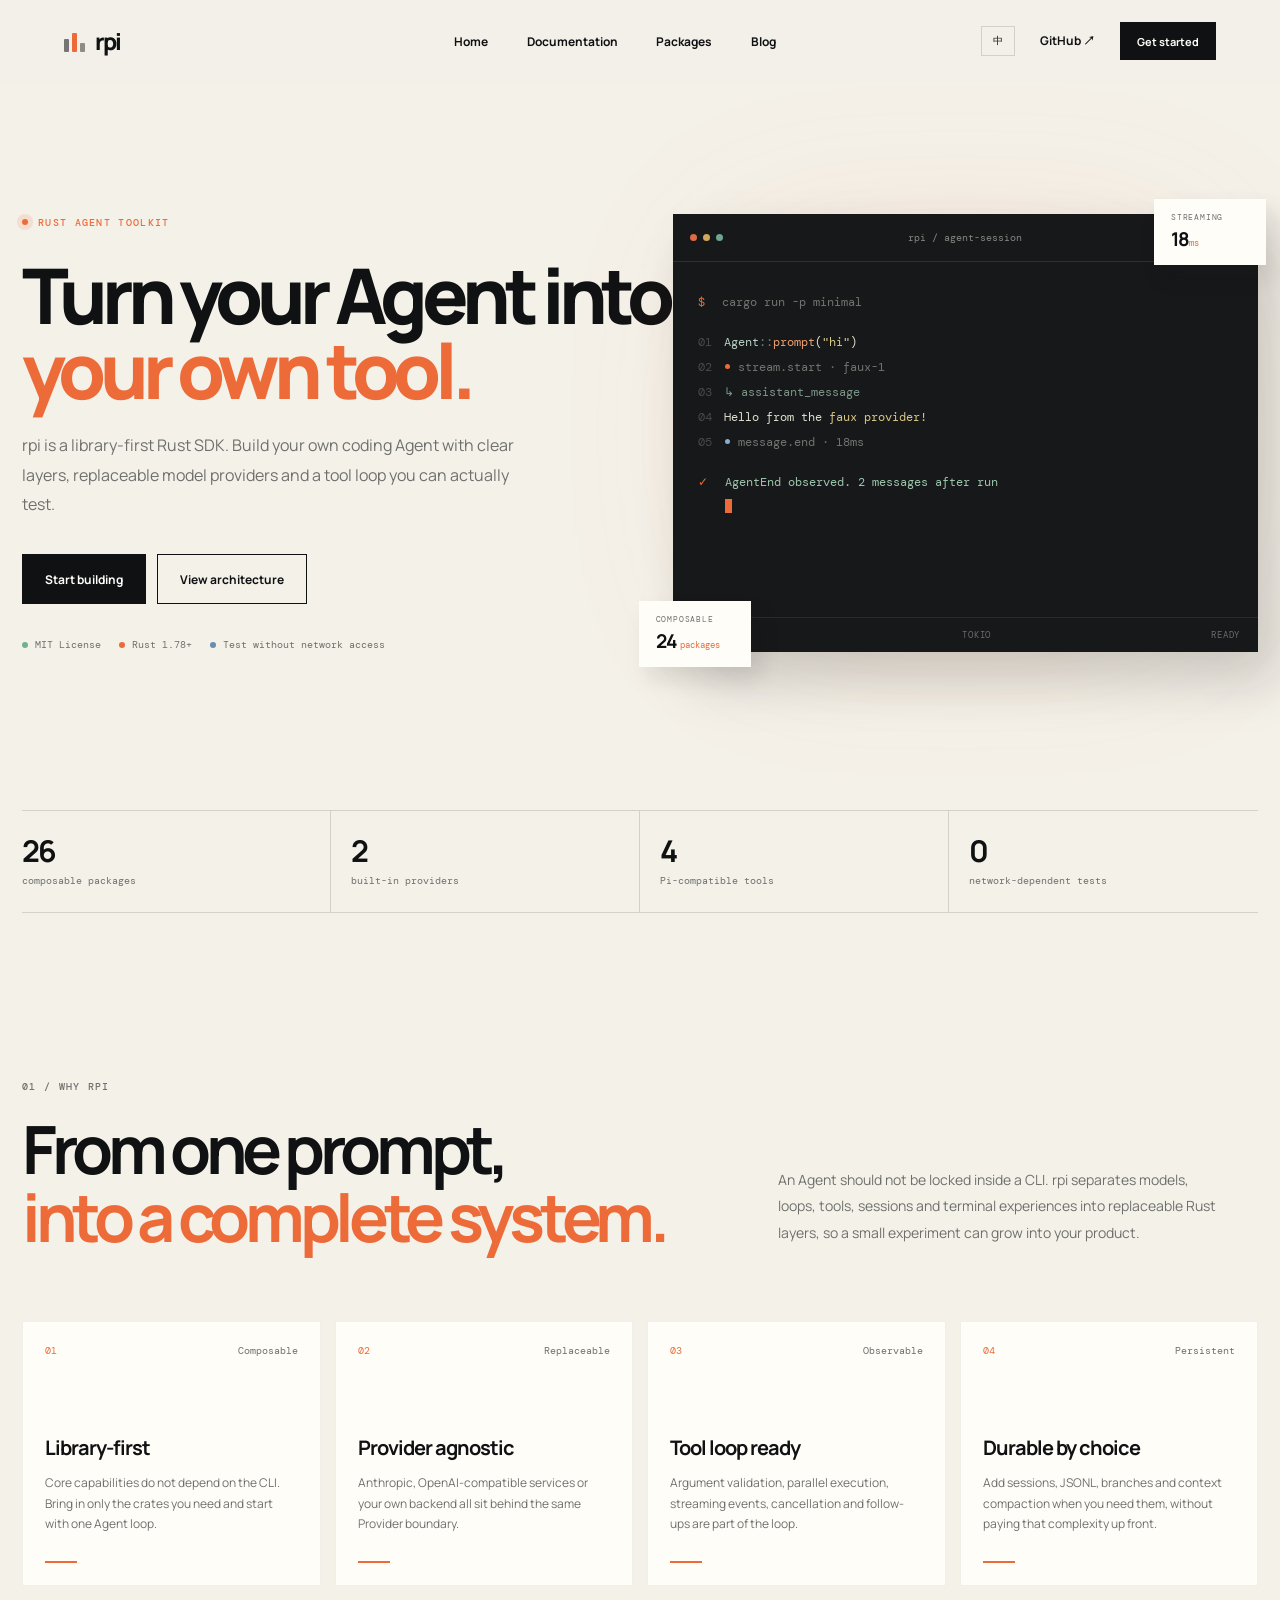
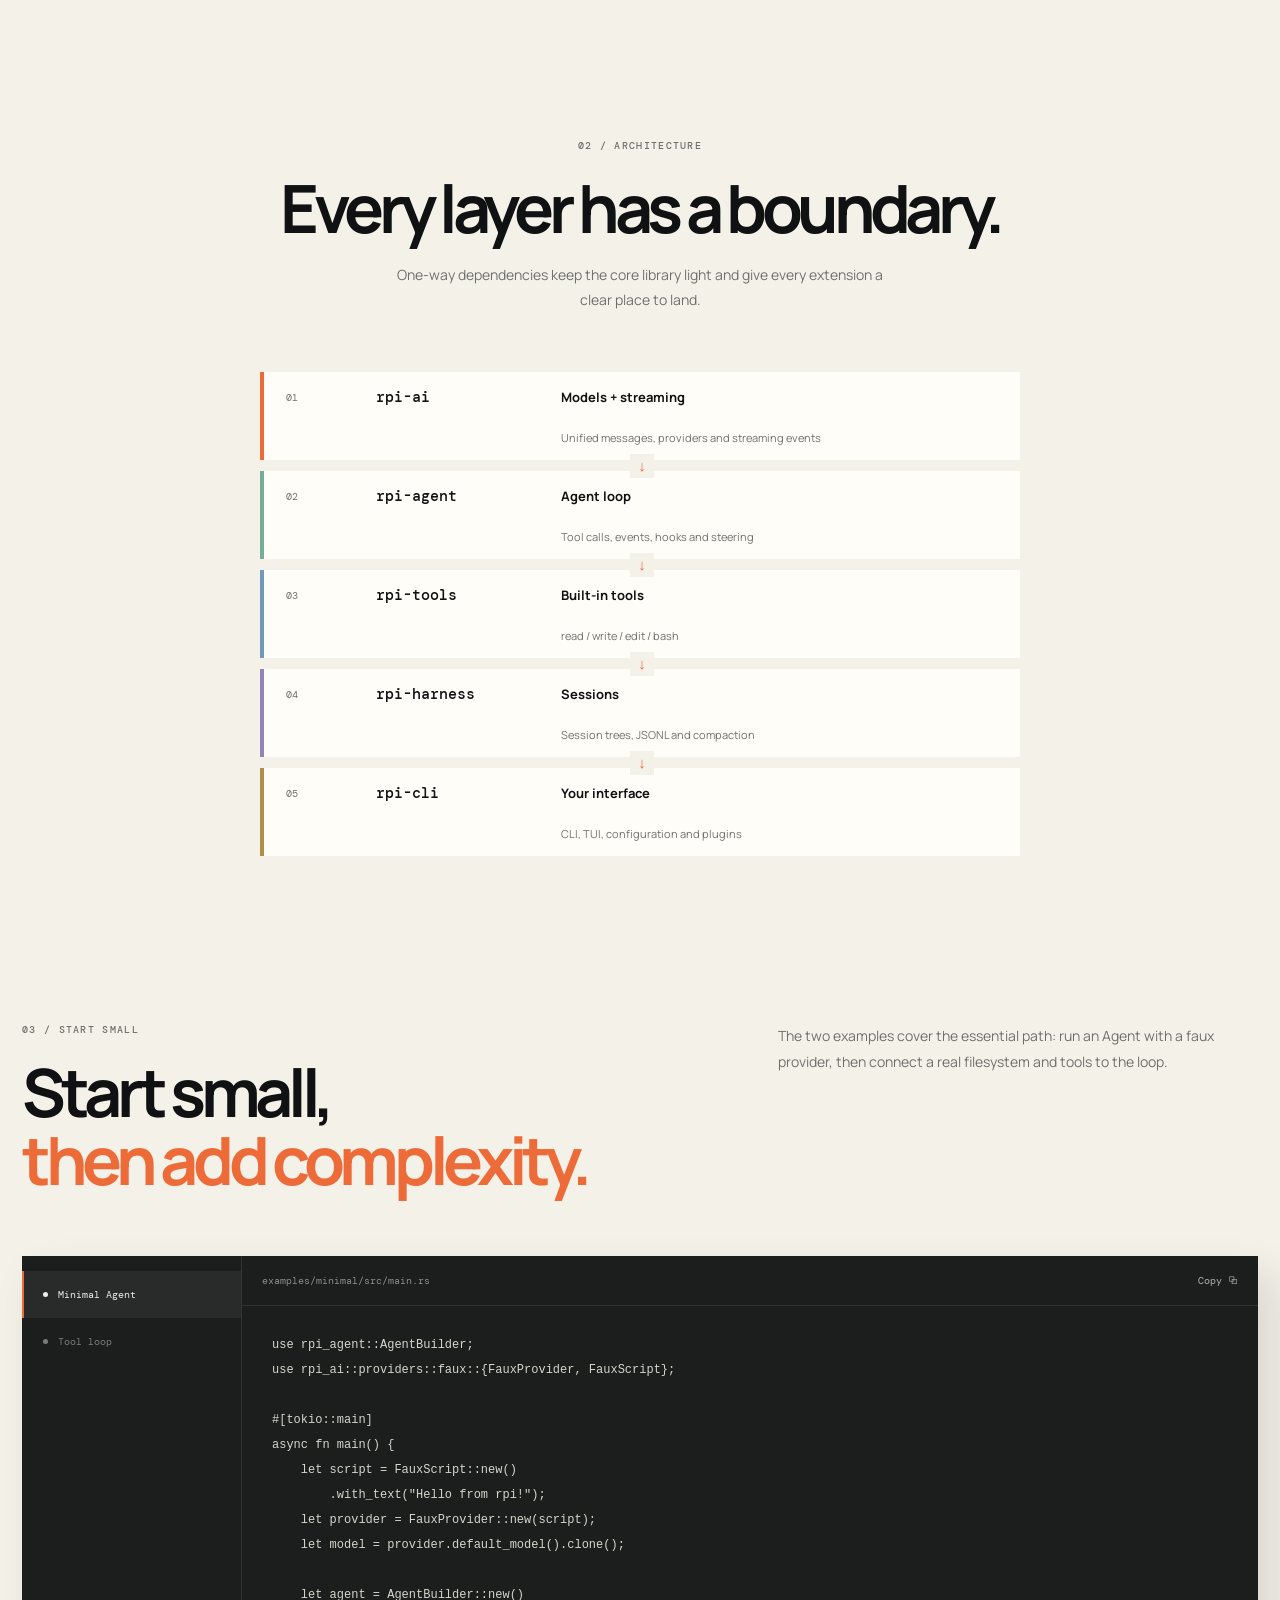
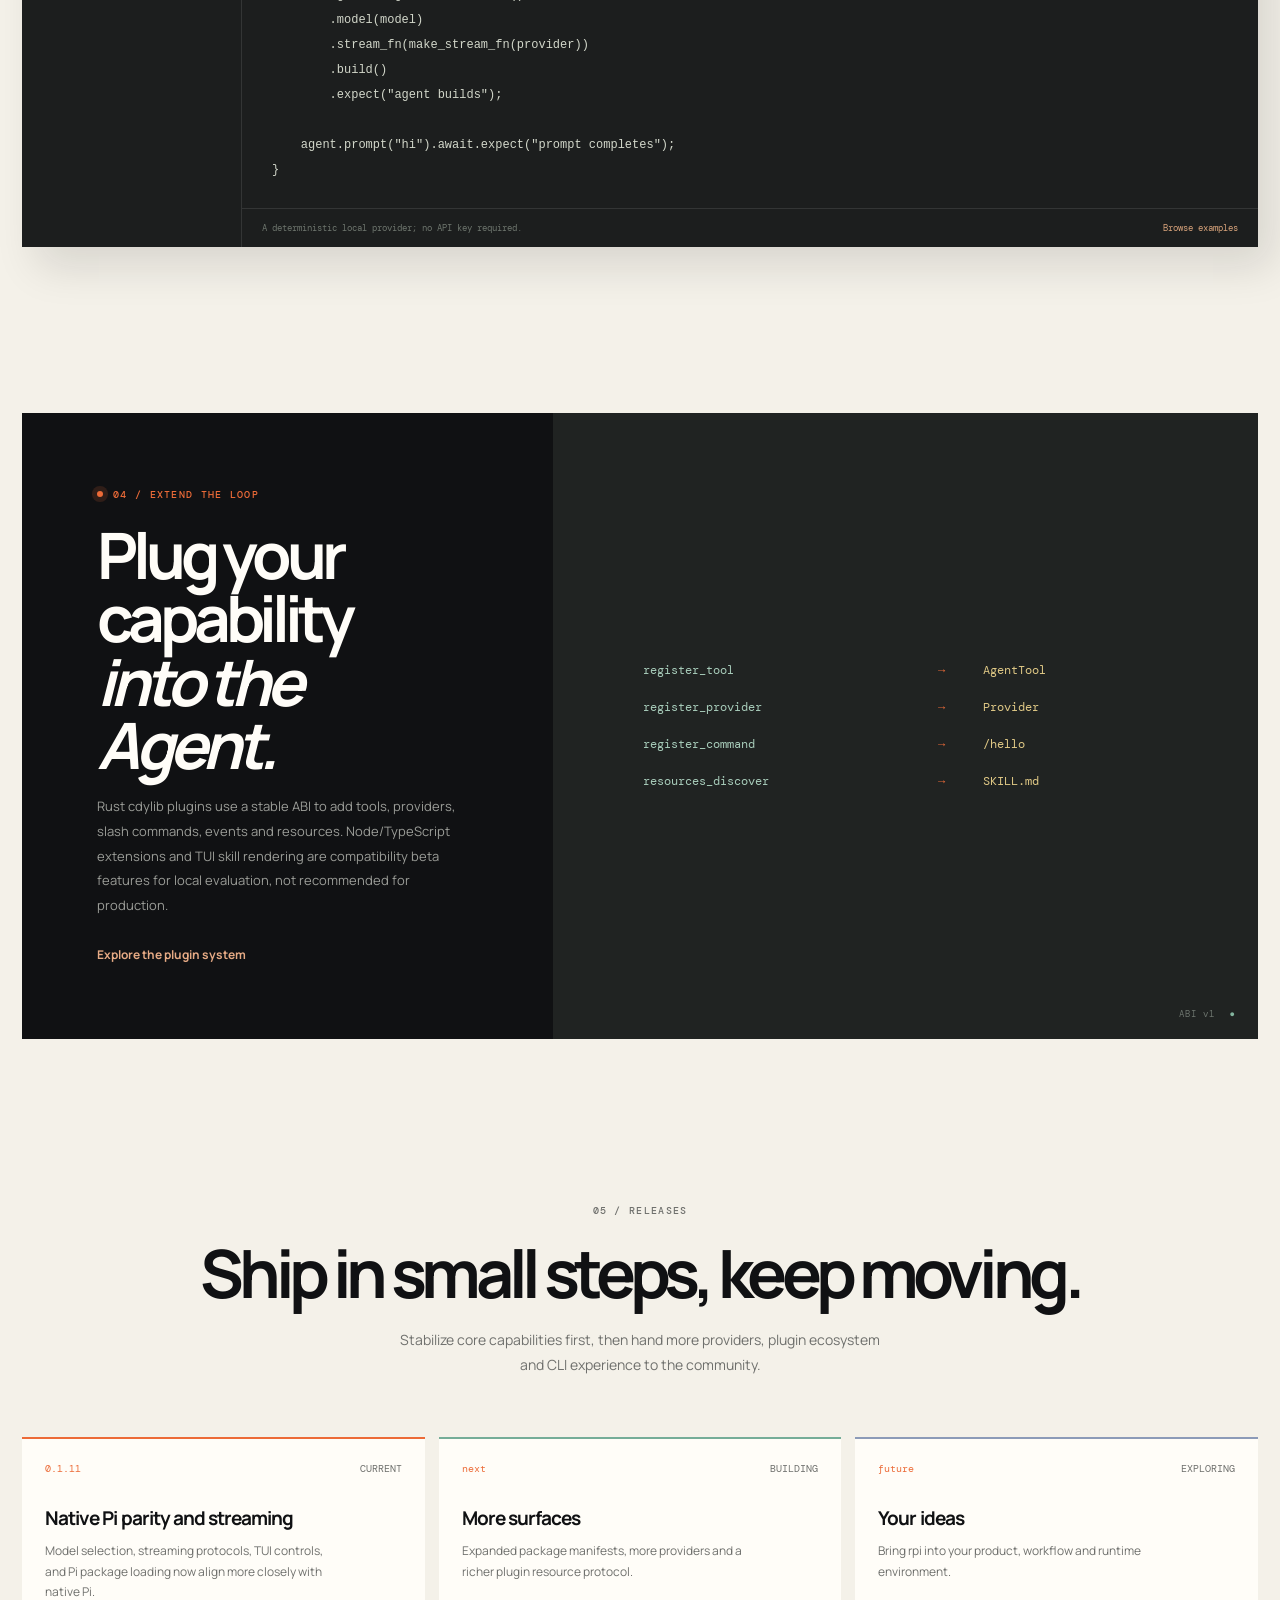
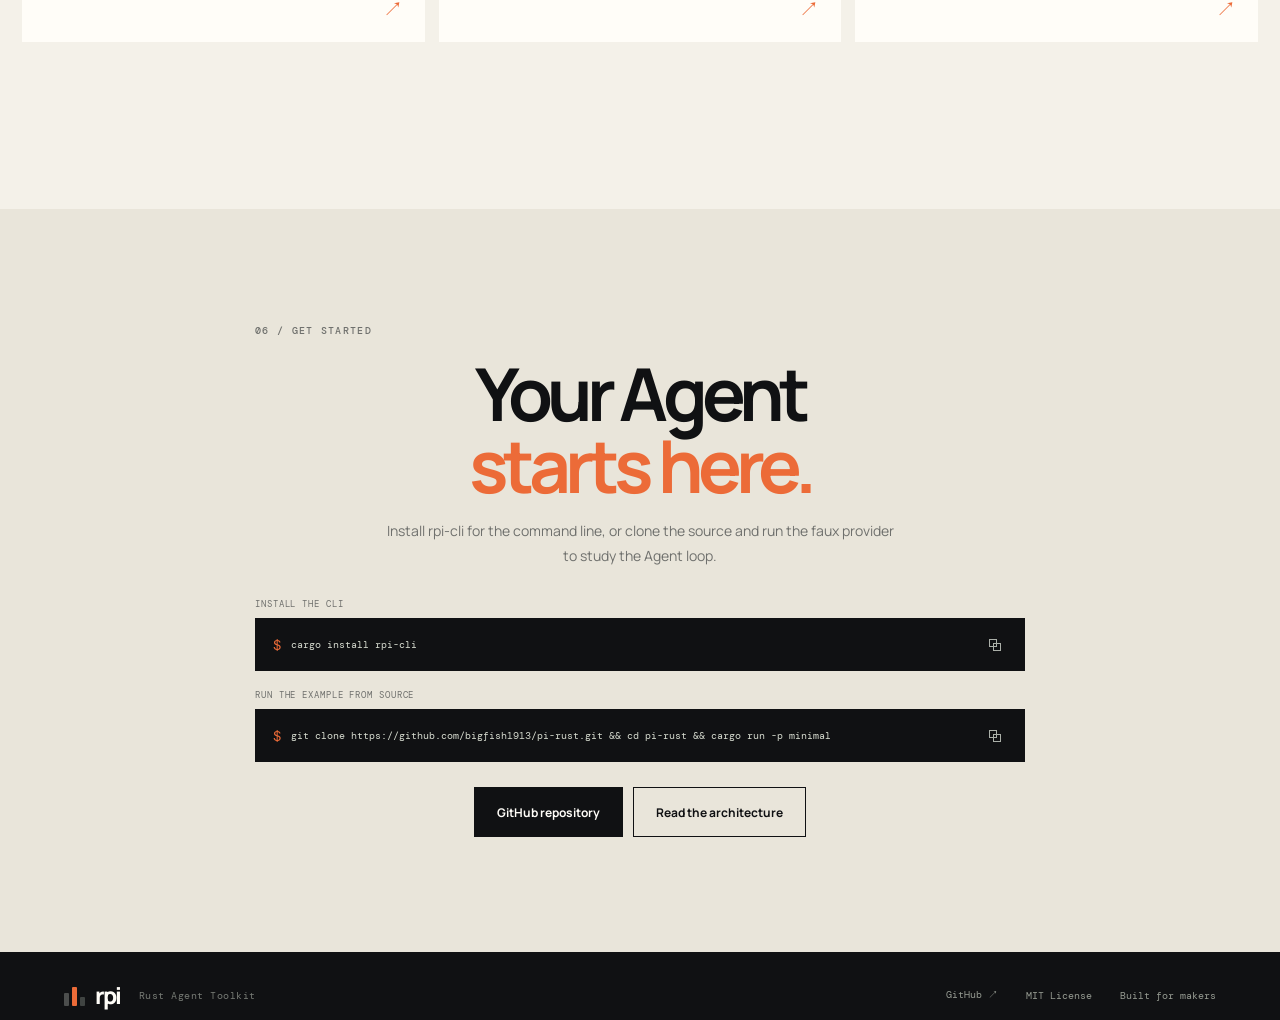
<file: website/index.html>
<!doctype html>
<html lang="zh-CN">
  <head>
    <meta charset="UTF-8" />
    <meta name="viewport" content="width=device-width, initial-scale=1.0" />
    <meta name="description" content="rpi 是一个用 Rust 构建可组合 LLM Agent 的开源 SDK。" />
    <title>rpi — Rust Agent Toolkit</title>
    <link rel="preconnect" href="https://fonts.googleapis.com" />
    <link rel="preconnect" href="https://fonts.googleapis.com" crossorigin />
    <link href="https://fonts.googleapis.com/css2?family=DM+Mono:wght@400;500&family=Manrope:wght@400;500;600;700;800&display=swap" rel="stylesheet" />
    <link rel="stylesheet" href="./styles.css" />
  </head>
  <body>
    <div class="site-shell">
      <header class="topbar" data-sticky-header>
        <a class="brand" href="#top" aria-label="rpi home"><span class="brand-mark"><span></span><span></span><span></span></span><span>rpi</span></a>
        <nav class="desktop-nav" aria-label="主导航"><a href="#top" data-i18n="nav.home">首页</a><a href="./docs.html" data-i18n="nav.documentation">文档</a><a href="./packages.html" data-i18n="nav.packages">软件包</a><a href="./blog.html" data-i18n="nav.blog">博客</a></nav>
        <div class="topbar-actions"><button class="language-switcher" type="button" data-language-toggle>EN</button><a class="text-link desktop-only" href="https://github.com/bigfish1913/pi-rust" target="_blank" rel="noreferrer">GitHub <span aria-hidden="true">↗</span></a><a class="button button-small desktop-only" href="#get-started" data-i18n="nav.start">开始使用 <span aria-hidden="true">→</span></a><button class="menu-toggle" type="button" aria-label="打开导航" data-i18n-attr="aria-label|nav.open" aria-expanded="false" data-menu-toggle><span></span><span></span></button></div>
      </header>
      <div class="mobile-menu" data-mobile-menu><a href="#top" data-i18n="nav.home">首页</a><a href="./docs.html" data-i18n="nav.documentation">文档</a><a href="./packages.html" data-i18n="nav.packages">软件包</a><a href="./blog.html" data-i18n="nav.blog">博客</a><a href="https://github.com/bigfish1913/pi-rust" target="_blank" rel="noreferrer">GitHub ↗</a></div>

      <main id="top">
        <section class="hero page-section">
          <div class="hero-copy">
            <div class="eyebrow"><span class="status-dot"></span><span data-content="hero.eyebrow">RUST AGENT TOOLKIT</span></div>
            <h1 data-content="hero.title" data-content-html="true">把 Agent 做成<br /><em>你自己的工具。</em></h1>
            <p class="hero-lede" data-content="hero.description">rpi 是一个 library-first 的 Rust SDK。用清晰的分层、可替换的模型 Provider 和真正可测试的工具循环，构建属于你的 coding agent。</p>
            <div class="hero-actions"><a class="button" href="#get-started" data-i18n="action.build">开始构建 <span aria-hidden="true">→</span></a><a class="button button-ghost" href="#architecture" data-i18n="action.architecture">查看架构 <span aria-hidden="true">↓</span></a></div>
            <div class="hero-meta"><span><span class="meta-dot green"></span>MIT License</span><span><span class="meta-dot orange"></span>Rust 1.78+</span><span><span class="meta-dot blue"></span><span data-i18n="hero.offline">无网络也能测试</span></span></div>
          </div>
          <div class="hero-visual" aria-label="rpi agent terminal preview">
            <div class="visual-glow"></div>
            <div class="terminal-window">
              <div class="terminal-bar"><div class="window-dots"><i></i><i></i><i></i></div><span class="terminal-title">rpi / agent-session</span><span class="terminal-live"><span></span> LIVE</span></div>
              <div class="terminal-body">
                <div class="terminal-line terminal-muted"><span class="prompt-mark">$</span> cargo run -p minimal</div><div class="terminal-line terminal-spacer"></div>
                <div class="terminal-line"><span class="line-index">01</span><span class="syntax-key">Agent</span><span class="syntax-punct">::</span><span class="syntax-fn">prompt</span><span class="syntax-text">(</span><span class="syntax-string">"hi"</span><span class="syntax-text">)</span></div>
                <div class="terminal-line"><span class="line-index">02</span><span class="event-dot orange-fill"></span><span class="syntax-dim">stream.start</span><span class="syntax-dim"> · faux-1</span></div>
                <div class="terminal-line terminal-indent"><span class="line-index">03</span><span class="syntax-comment">↳ assistant_message</span></div><div class="terminal-line terminal-indent"><span class="line-index">04</span><span class="syntax-text">Hello from the </span><span class="syntax-string">faux provider!</span></div>
                <div class="terminal-line"><span class="line-index">05</span><span class="event-dot blue-fill"></span><span class="syntax-dim">message.end</span><span class="syntax-dim"> · 18ms</span></div><div class="terminal-line terminal-spacer"></div>
                <div class="terminal-line terminal-success"><span class="prompt-mark">✓</span> AgentEnd observed. 2 messages after run</div><div class="terminal-cursor"></div>
              </div>
              <div class="terminal-footer"><span>rpi-agent</span><span>tokio</span><span>ready</span></div>
            </div>
            <div class="floating-stat stat-top"><span class="stat-label">STREAMING</span><strong>18<span>ms</span></strong></div><div class="floating-stat stat-bottom"><span class="stat-label">COMPOSABLE</span><strong>24 <span data-i18n="hero.composable">软件包</span></strong></div>
          </div>
        </section>
        <section class="signal-strip" aria-label="项目指标"><div class="signal-item"><strong data-stat="stats.0.value">24</strong><span data-stat="stats.0.label">个可组合软件包</span></div><div class="signal-item"><strong data-stat="stats.1.value">2</strong><span data-stat="stats.1.label">种内置 Provider</span></div><div class="signal-item"><strong data-stat="stats.2.value">7</strong><span data-stat="stats.2.label">个开箱即用工具</span></div><div class="signal-item"><strong data-stat="stats.3.value">0</strong><span data-stat="stats.3.label">网络依赖的测试</span></div></section>

        <section class="intro page-section" id="why"><div class="section-heading split-heading"><div><div class="eyebrow eyebrow-dark">01 / WHY RPI</div><h2 data-i18n-html="section.whyTitle">从一条 prompt，<br /><span>长出完整系统。</span></h2></div><p data-i18n="section.whyBody">Agent 不应该被锁在一个 CLI 里。rpi 把模型、循环、工具、会话和终端体验拆成可以独立替换的 Rust 层，让你从最小实验开始，逐步长成自己的产品。</p></div><div class="feature-grid" data-features></div></section>
        <section class="architecture-section page-section" id="architecture"><div class="section-heading centered-heading"><div class="eyebrow eyebrow-dark">02 / ARCHITECTURE</div><h2 data-i18n="section.architectureTitle">每一层都有自己的边界。</h2><p data-i18n="section.architectureBody">从 Provider 到 CLI，单向依赖让核心库保持轻盈，也让你的扩展有明确的落点。</p></div><div class="architecture-map" data-architecture></div></section>
        <section class="examples-section page-section" id="examples"><div class="section-heading split-heading examples-heading"><div><div class="eyebrow eyebrow-dark">03 / START SMALL</div><h2 data-i18n-html="section.startTitle">先跑起来，<br /><span>再加复杂度。</span></h2></div><p data-i18n="section.startBody">两个示例覆盖最重要的学习路径：先用 faux provider 跑通 Agent，再把真实文件系统和工具接进循环。</p></div><div class="code-lab"><div class="code-tabs" role="tablist" aria-label="代码示例" data-example-tabs></div><div class="code-panel"><div class="code-panel-top"><span class="code-file" data-code-file>examples/minimal/src/main.rs</span><button class="copy-button" type="button" data-copy-code data-i18n-attr="aria-label|action.copyCode"><span data-i18n="action.copy">复制</span> <span aria-hidden="true">⧉</span></button></div><pre><code data-code-content></code></pre><div class="code-panel-foot"><span data-code-note>确定性的本地 provider，不需要 API key。</span><a href="https://github.com/bigfish1913/pi-rust/tree/main/examples" target="_blank" rel="noreferrer" data-i18n="action.examples">浏览 examples ↗</a></div></div></div></section>
        <section class="extension-section page-section"><div class="extension-card"><div class="extension-copy"><div class="eyebrow"><span class="status-dot"></span>04 / EXTEND THE LOOP</div><h2 data-i18n-html="section.extensionTitle">把你的能力<br /><em>插进 Agent。</em></h2><p data-i18n="section.extensionBody">Rust cdylib 插件通过稳定 ABI 接入 Tool、Provider、Slash Command、事件和资源发现。宿主保留生命周期，插件只关注自己的能力。</p><a class="text-link light-link" href="./docs.html#extensions" data-i18n="action.learnExtensions">了解插件系统 <span aria-hidden="true">→</span></a></div><div class="extension-terminal" aria-hidden="true"><div class="extension-row"><span class="extension-key">register_tool</span><span class="extension-arrow">→</span><span class="extension-value">AgentTool</span></div><div class="extension-row"><span class="extension-key">register_provider</span><span class="extension-arrow">→</span><span class="extension-value">Provider</span></div><div class="extension-row"><span class="extension-key">register_command</span><span class="extension-arrow">→</span><span class="extension-value">/hello</span></div><div class="extension-row"><span class="extension-key">resources_discover</span><span class="extension-arrow">→</span><span class="extension-value">SKILL.md</span></div><div class="extension-corner">ABI v1 <span>●</span></div></div></div></section>
        <section class="release-section page-section" id="release"><div class="section-heading centered-heading"><div class="eyebrow eyebrow-dark">05 / RELEASES</div><h2 data-i18n="section.releaseTitle">小步发布，持续靠近。</h2><p data-i18n="section.releaseBody">核心能力优先稳定下来，再把更多 Provider、插件生态和 CLI 体验交给社区。</p></div><div class="release-grid" data-releases></div></section>
        <section class="get-started-section page-section" id="get-started"><div class="get-started-inner"><div class="eyebrow eyebrow-dark">06 / GET STARTED</div><h2 data-i18n-html="section.startedTitle">你的 Agent，<br /><span>从这里开始。</span></h2><p data-i18n="section.startedBody">想直接使用 CLI 就安装 rpi-cli；想研究 Agent loop，再拉源码运行 faux provider。</p><div class="command-stack"><div class="command-label" data-i18n="section.installCli">直接安装 CLI</div><div class="command-box"><span class="command-prompt">$</span><code>cargo install rpi-cli</code><button type="button" data-copy-command data-i18n-attr="aria-label|action.copy">⧉</button></div><div class="command-label" data-i18n="section.runExample">从源码运行示例</div><div class="command-box"><span class="command-prompt">$</span><code>git clone https://github.com/bigfish1913/pi-rust.git && cd pi-rust && cargo run -p minimal</code><button type="button" data-copy-command data-i18n-attr="aria-label|action.copy">⧉</button></div></div><div class="get-started-links"><a class="button" href="https://github.com/bigfish1913/pi-rust" target="_blank" rel="noreferrer" data-i18n="action.github">GitHub 仓库 <span aria-hidden="true">↗</span></a><a class="button button-ghost" href="https://github.com/bigfish1913/pi-rust/blob/main/docs/architecture.md" target="_blank" rel="noreferrer" data-i18n="action.readArchitecture">读架构文档 <span aria-hidden="true">→</span></a></div></div></section>
      </main>
      <footer class="footer"><div class="footer-brand"><span class="brand-mark"><span></span><span></span><span></span></span><span>rpi</span><span class="footer-tagline">Rust Agent Toolkit</span></div><div class="footer-links"><a href="https://github.com/bigfish1913/pi-rust" target="_blank" rel="noreferrer">GitHub ↗</a><a href="https://github.com/bigfish1913/pi-rust/blob/main/LICENSE" target="_blank" rel="noreferrer">MIT License</a><span data-i18n="footer.makers">Built for makers</span></div></footer>
      <div class="toast" role="status" aria-live="polite" data-toast></div>
    </div>
    <script src="./app.js" type="module"></script>
  </body>
</html>
</file>
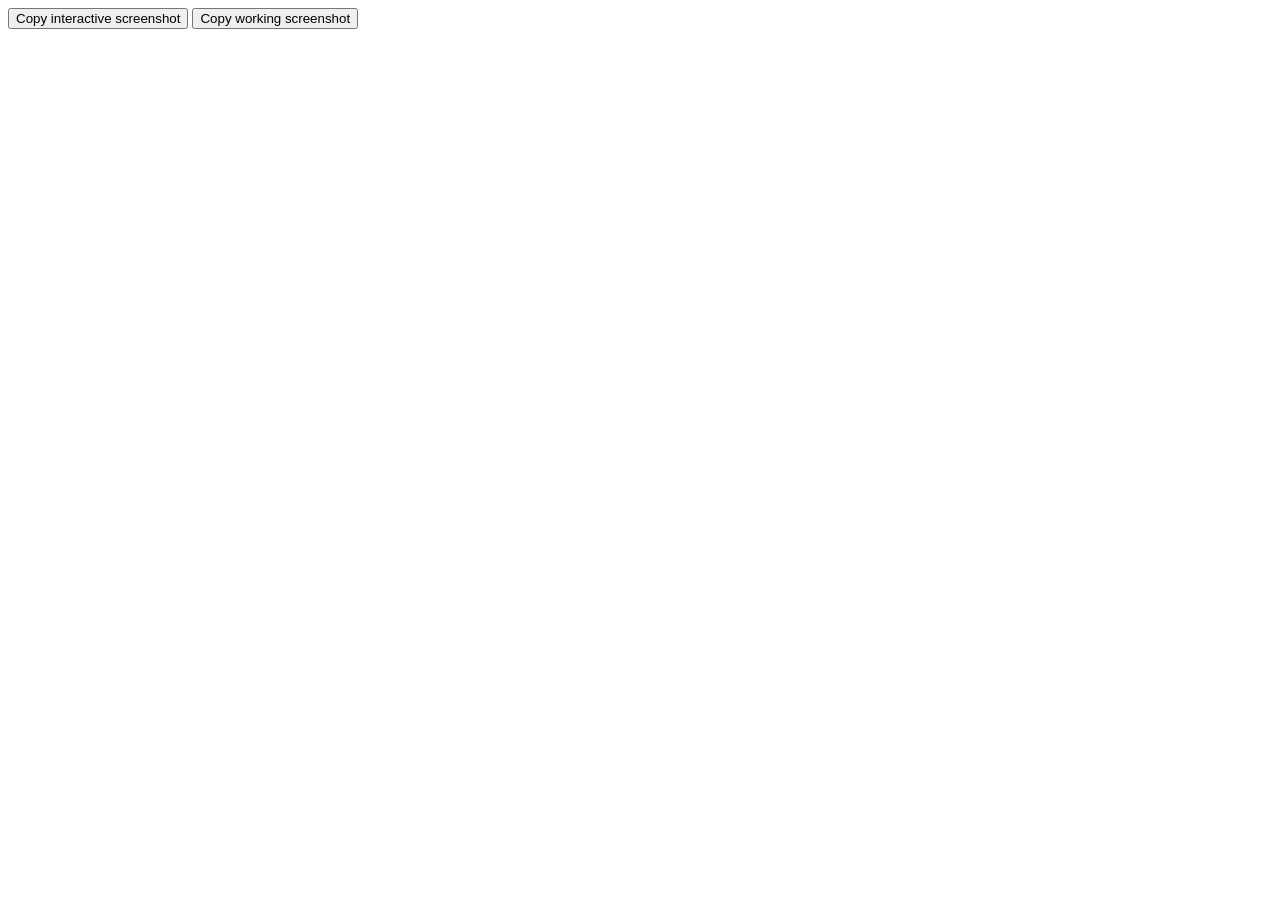
<file: .issue-assets/copy.html>
<!doctype html>
<meta charset="utf-8">
<title>Copy screenshot</title>
<button id="interactive">Copy interactive screenshot</button>
<button id="working">Copy working screenshot</button>
<pre id="payload" hidden></pre>
<script>
async function copyImage(name) {
  const response = await fetch(name);
  const blob = await response.blob();
  const bytes = new Uint8Array(await blob.arrayBuffer());
  let binary = '';
  for (const byte of bytes) binary += String.fromCharCode(byte);
  payload.textContent = btoa(binary);
  payload.hidden = false;
  await navigator.clipboard.write([
    new ClipboardItem({ [blob.type]: blob })
  ]);
  document.title = `copied:${name}`;
}
interactive.onclick = () => copyImage('rpi-interactive.png');
working.onclick = () => copyImage('rpi-working.png');
</script>
</file>
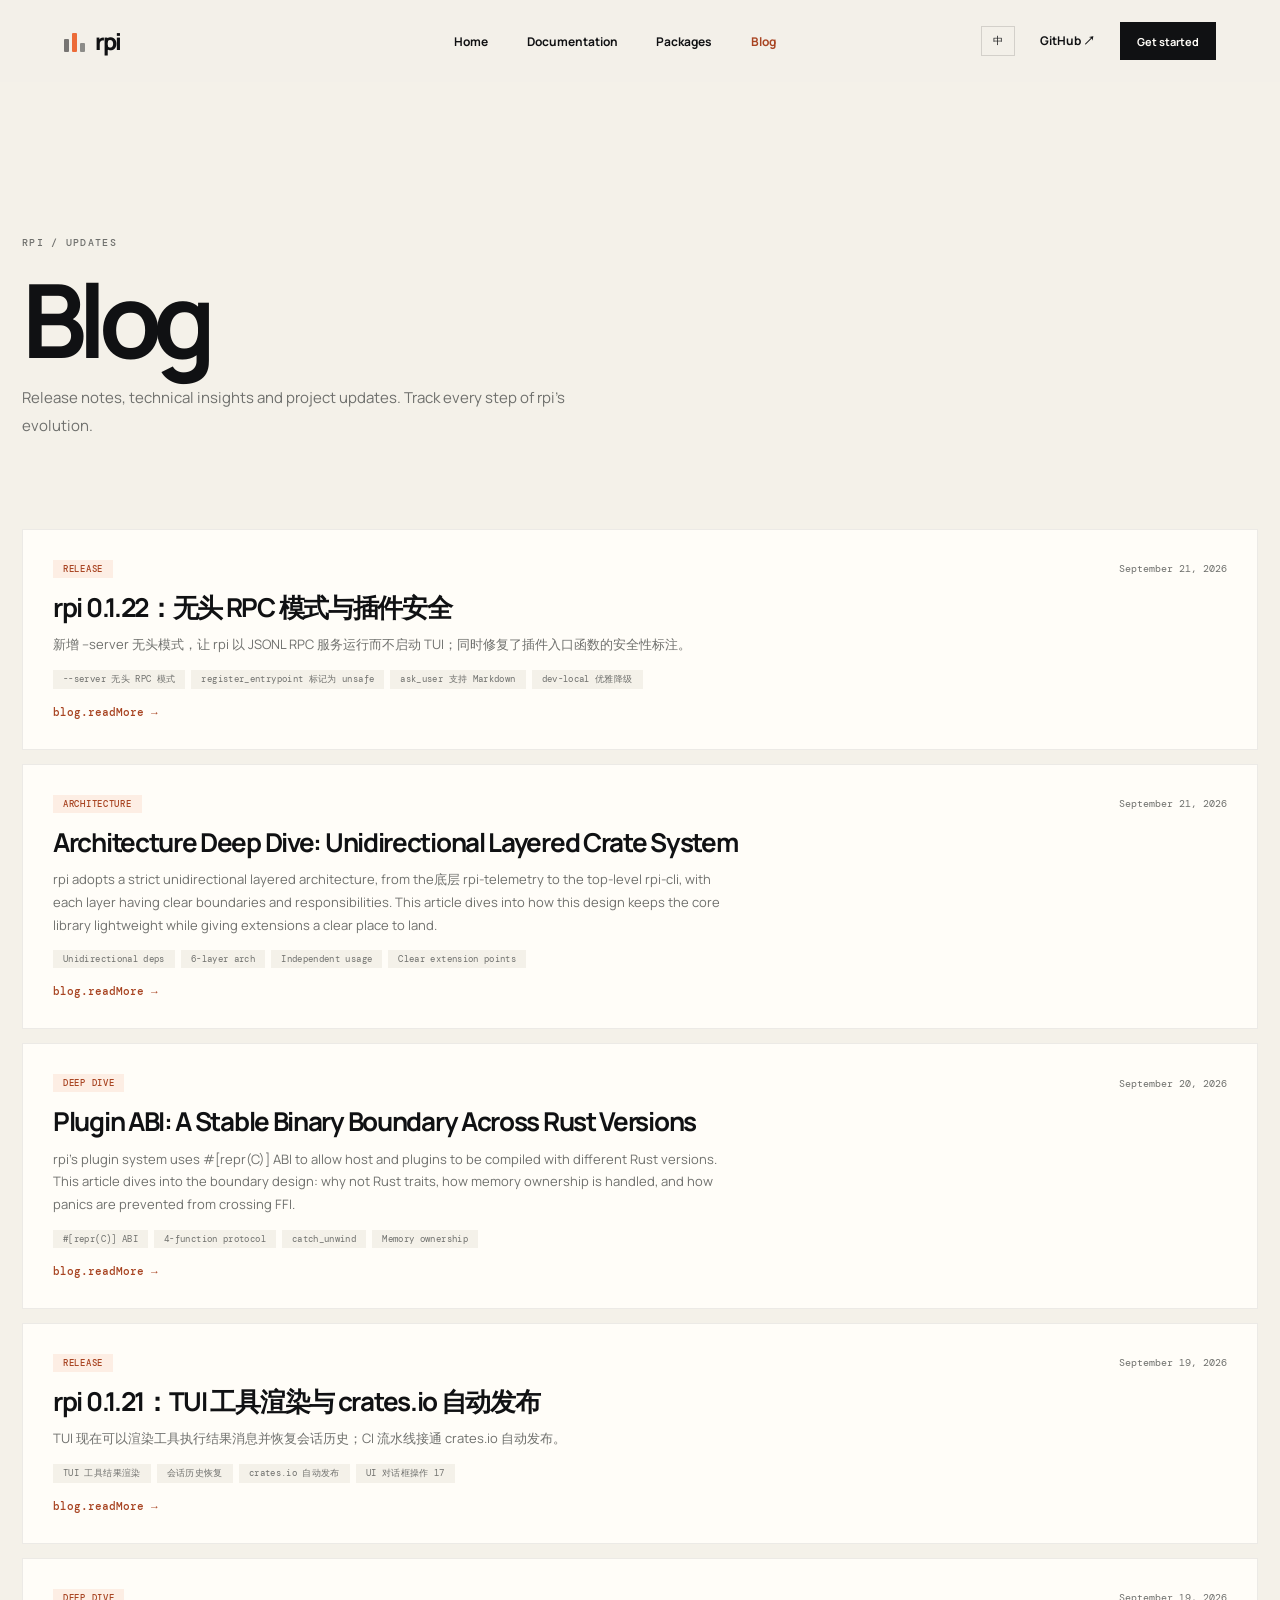
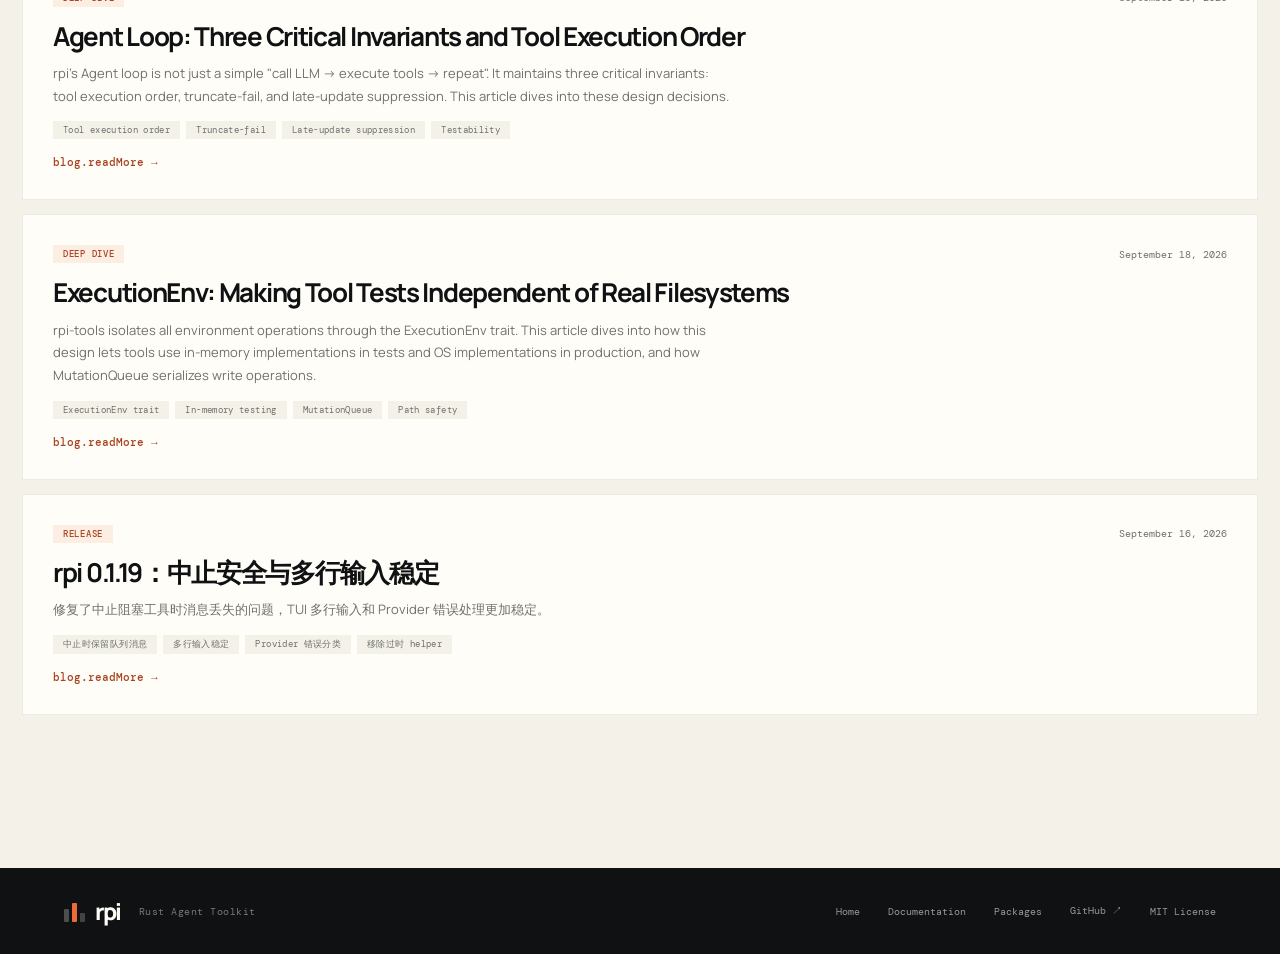
<file: website/blog.html>
<!doctype html>
<html lang="zh-CN">
  <head>
    <meta charset="UTF-8" />
    <meta name="viewport" content="width=device-width, initial-scale=1.0" />
    <meta name="description" content="rpi Blog — 版本更新、技术分享与项目动态。" />
    <title>Blog · rpi</title>
    <link rel="preconnect" href="https://fonts.googleapis.com" />
    <link rel="preconnect" href="https://fonts.gstatic.com" crossorigin />
    <link href="https://fonts.googleapis.com/css2?family=DM+Mono:wght@400;500&family=Manrope:wght@400;500;600;700;800&display=swap" rel="stylesheet" />
    <link rel="stylesheet" href="./styles.css" />
  </head>
  <body class="blog-page">
    <div class="site-shell">
      <header class="topbar" data-sticky-header>
        <a class="brand" href="./index.html#top" aria-label="rpi home"><span class="brand-mark"><span></span><span></span><span></span></span><span>rpi</span></a>
        <nav class="desktop-nav" aria-label="主导航"><a href="./index.html#top" data-i18n="nav.home">首页</a><a href="./docs.html" data-i18n="nav.documentation">文档</a><a href="./packages.html" data-i18n="nav.packages">软件包</a><a class="is-current" href="./blog.html" data-i18n="nav.blog">博客</a></nav>
        <div class="topbar-actions"><button class="language-switcher" type="button" data-language-toggle>EN</button><a class="text-link desktop-only" href="https://github.com/bigfish1913/pi-rust" target="_blank" rel="noreferrer">GitHub <span aria-hidden="true">↗</span></a><a class="button button-small desktop-only" href="./index.html#get-started" data-i18n="nav.start">开始使用 <span aria-hidden="true">→</span></a><button class="menu-toggle" type="button" aria-label="打开导航" data-i18n-attr="aria-label|nav.open" aria-expanded="false" data-menu-toggle><span></span><span></span></button></div>
      </header>
      <div class="mobile-menu" data-mobile-menu><a href="./index.html#top" data-i18n="nav.home">首页</a><a href="./docs.html" data-i18n="nav.documentation">文档</a><a href="./packages.html" data-i18n="nav.packages">软件包</a><a href="./blog.html" data-i18n="nav.blog">博客</a><a href="https://github.com/bigfish1913/pi-rust" target="_blank" rel="noreferrer">GitHub ↗</a></div>

      <main>
        <section class="blog-hero page-section">
          <div class="eyebrow eyebrow-dark">RPI / UPDATES</div>
          <h1 data-i18n="blog.title">博客</h1>
          <p data-i18n="blog.intro">版本更新、技术分享与项目动态。追踪 rpi 的每一步演进。</p>
        </section>
        <section class="blog-workspace page-section">
          <div class="blog-list" data-blog-list></div>
          <div class="blog-empty" data-blog-empty hidden data-i18n="blog.empty">暂无文章，敬请期待。</div>
          <div class="blog-detail" data-blog-detail hidden></div>
        </section>
      </main>
      <footer class="footer"><div class="footer-brand"><span class="brand-mark"><span></span><span></span><span></span></span><span>rpi</span><span class="footer-tagline">Rust Agent Toolkit</span></div><div class="footer-links"><a href="./index.html" data-i18n="footer.home">首页</a><a href="./docs.html" data-i18n="nav.documentation">文档</a><a href="./packages.html" data-i18n="nav.packages">软件包</a><a href="https://github.com/bigfish1913/pi-rust" target="_blank" rel="noreferrer">GitHub ↗</a><span>MIT License</span></div></footer>
      <div class="toast" role="status" aria-live="polite" data-toast></div>
    </div>
    <script src="./blog.js" type="module"></script>
  </body>
</html>
</file>
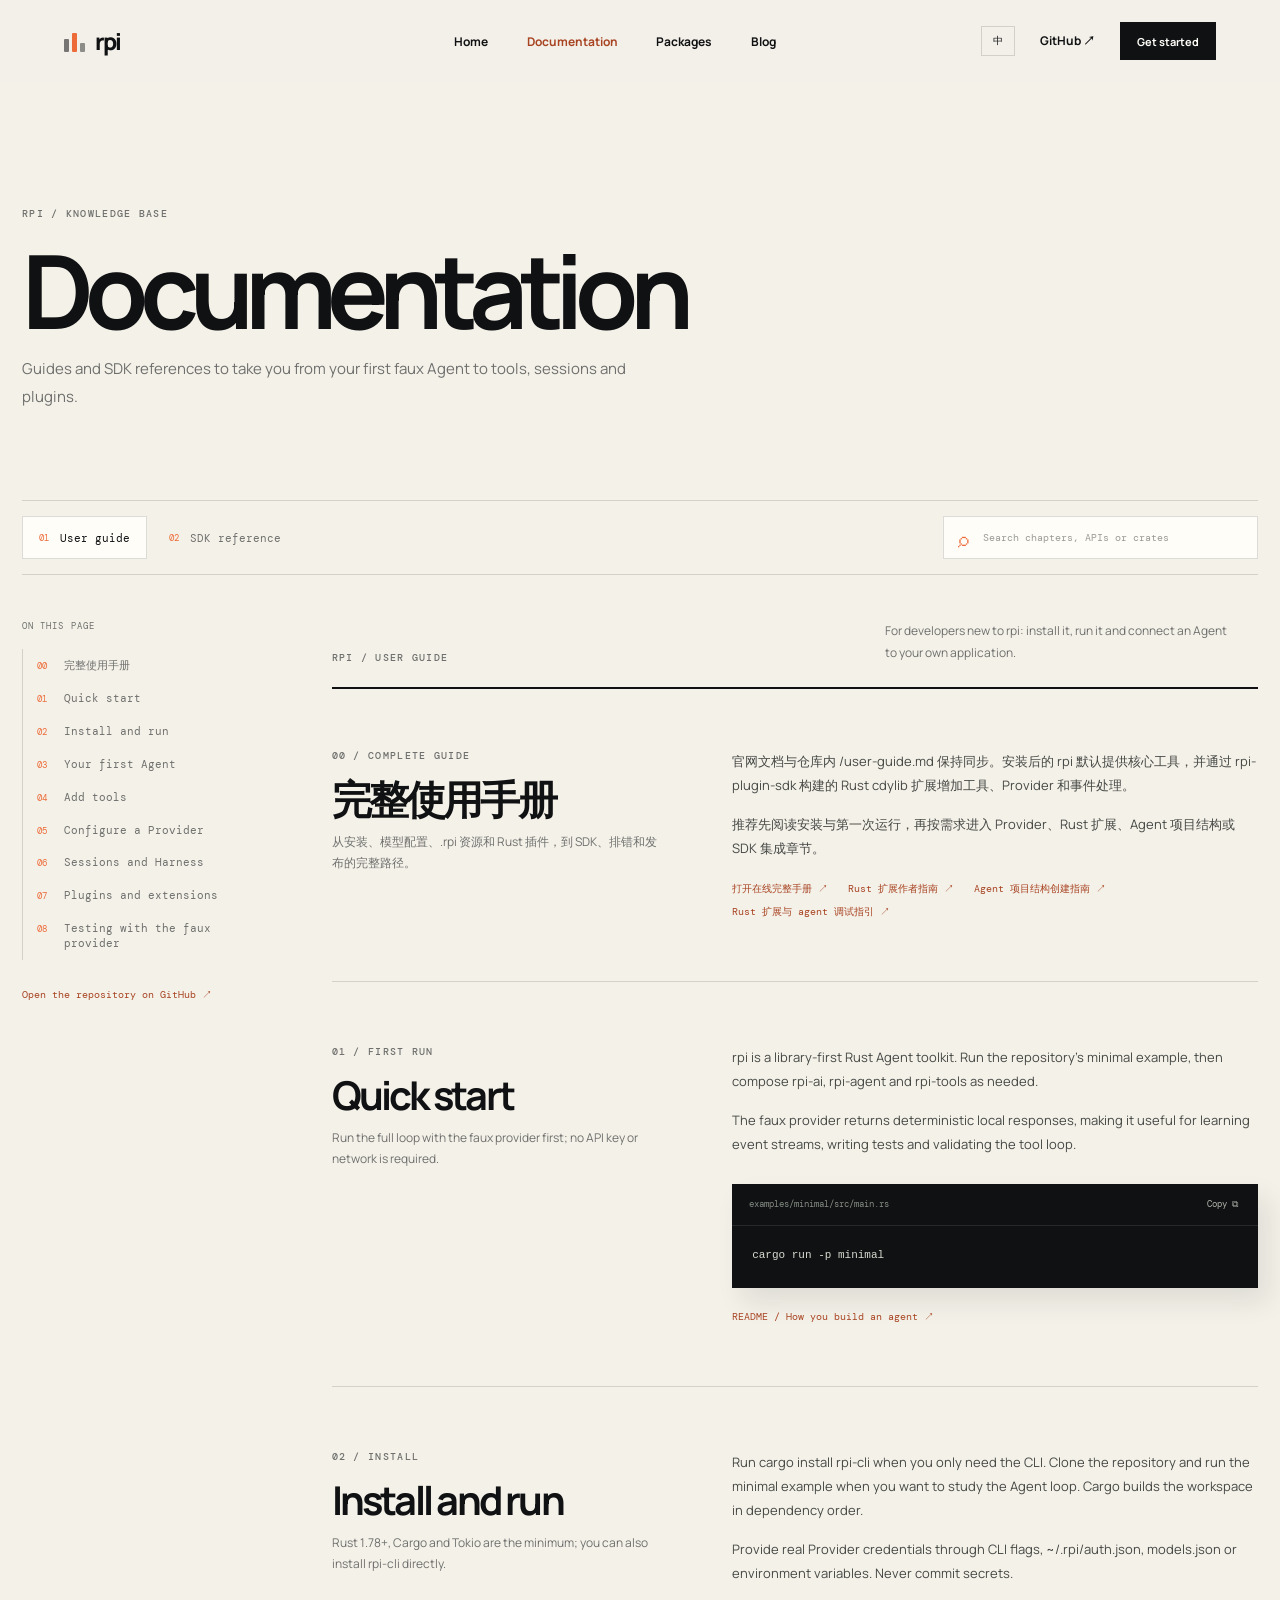
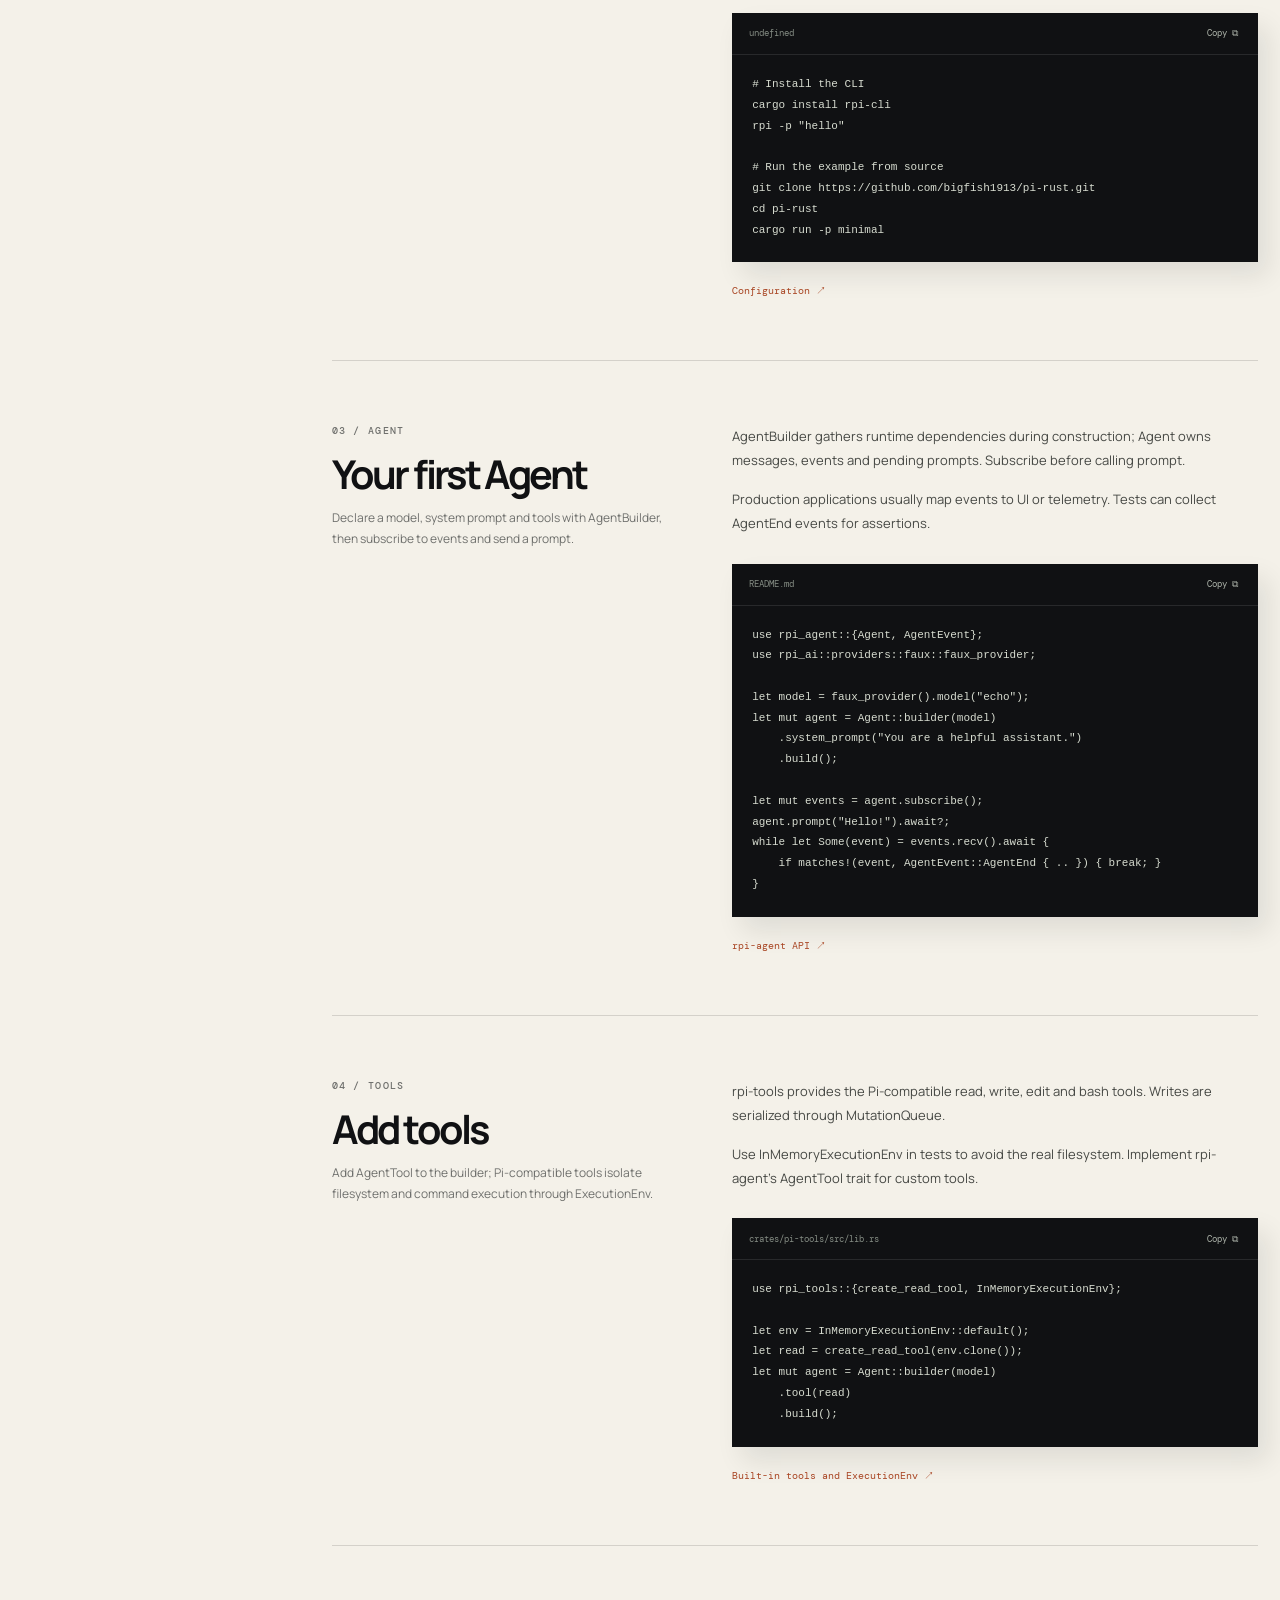
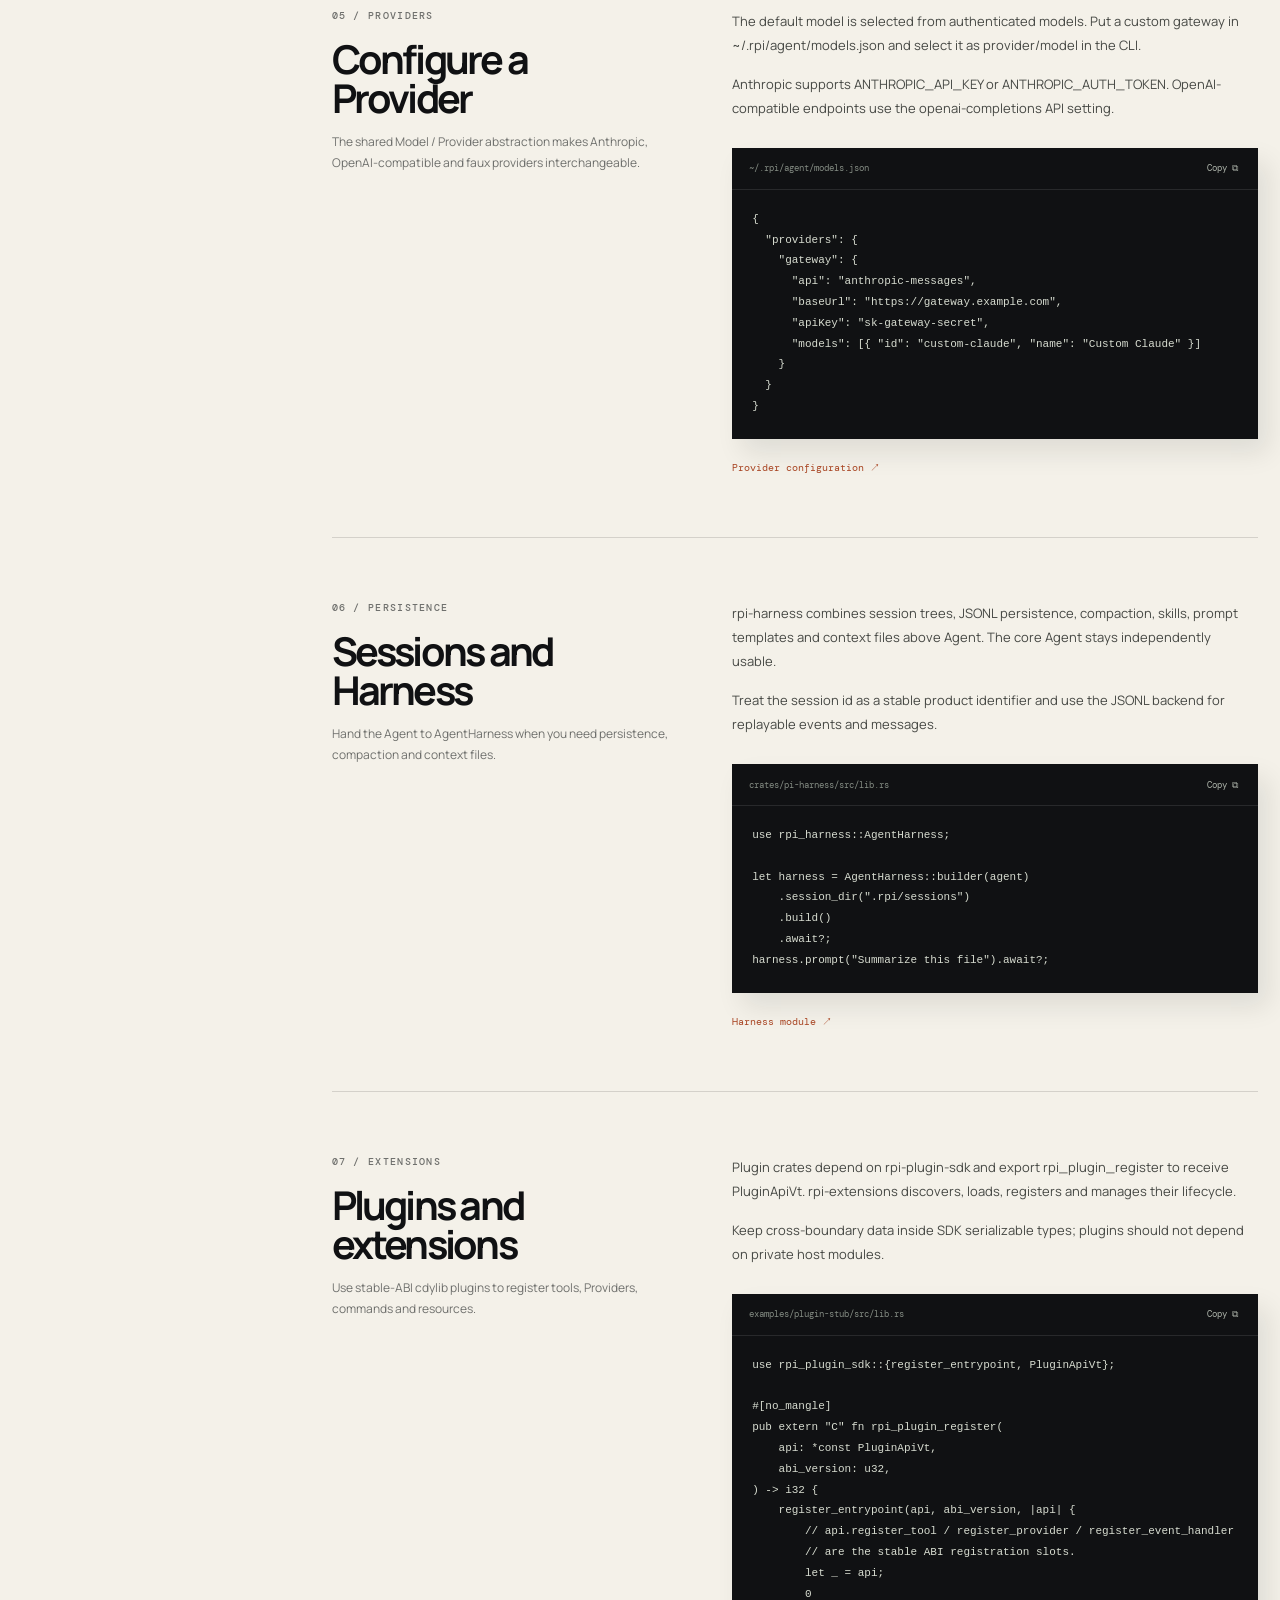
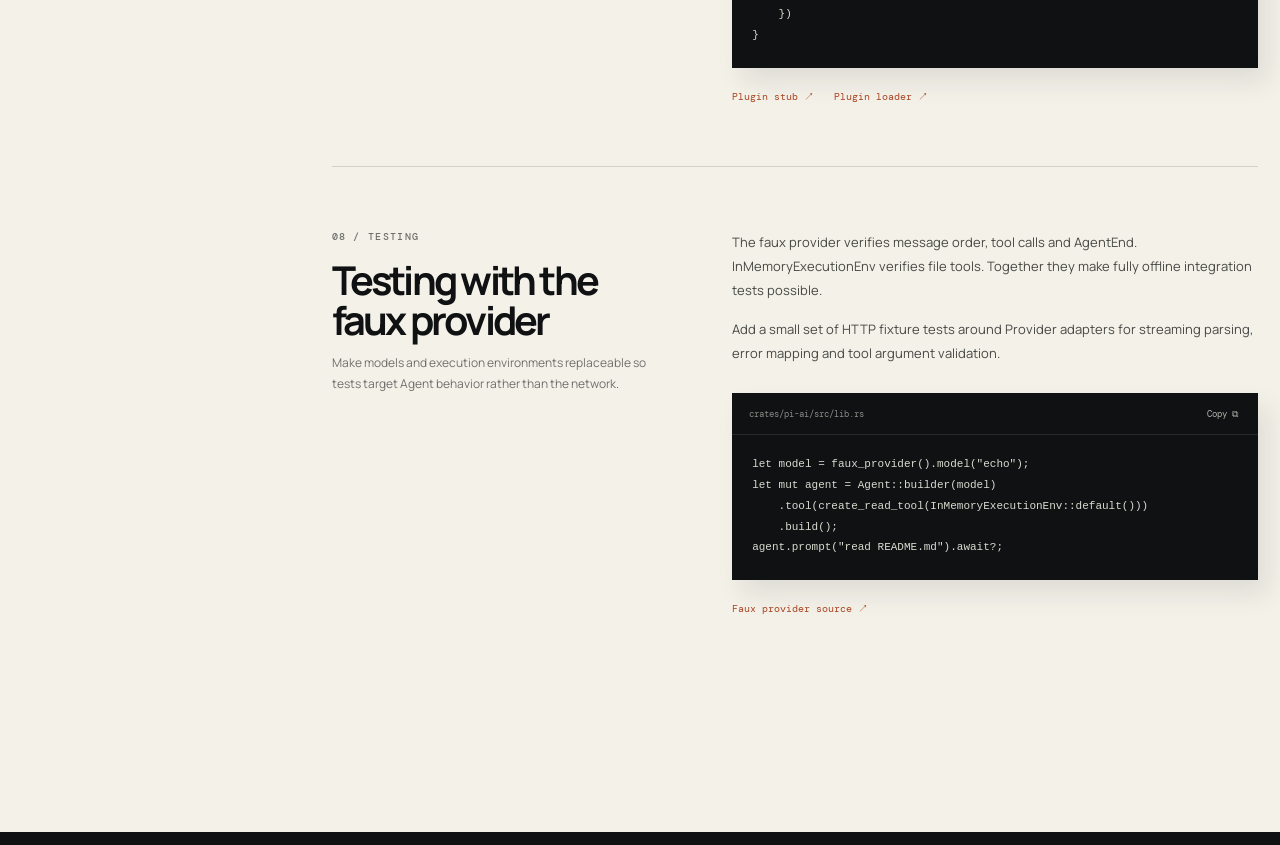
<file: website/docs.html>
<!doctype html>
<html lang="zh-CN">
  <head>
    <meta charset="UTF-8" />
    <meta name="viewport" content="width=device-width, initial-scale=1.0" />
    <meta name="description" content="rpi Documentation — 使用文档和 SDK API 参考。" />
    <title>Documentation · rpi</title>
    <link rel="preconnect" href="https://fonts.googleapis.com" />
    <link rel="preconnect" href="https://fonts.gstatic.com" crossorigin />
    <link href="https://fonts.googleapis.com/css2?family=DM+Mono:wght@400;500&family=Manrope:wght@400;500;600;700;800&display=swap" rel="stylesheet" />
    <link rel="stylesheet" href="./styles.css" />
  </head>
  <body class="docs-page">
    <div class="site-shell">
      <header class="topbar" data-sticky-header>
        <a class="brand" href="./index.html#top" aria-label="rpi home"><span class="brand-mark"><span></span><span></span><span></span></span><span>rpi</span></a>
        <nav class="desktop-nav" aria-label="主导航"><a href="./index.html#top" data-i18n="nav.home">首页</a><a class="is-current" href="./docs.html" data-i18n="nav.documentation">文档</a><a href="./packages.html" data-i18n="nav.packages">软件包</a><a href="./blog.html" data-i18n="nav.blog">博客</a></nav>
        <div class="topbar-actions"><button class="language-switcher" type="button" data-language-toggle>EN</button><a class="text-link desktop-only" href="https://github.com/bigfish1913/pi-rust" target="_blank" rel="noreferrer">GitHub <span aria-hidden="true">↗</span></a><a class="button button-small desktop-only" href="./index.html#get-started" data-i18n="nav.start">开始使用 <span aria-hidden="true">→</span></a><button class="menu-toggle" type="button" aria-label="打开导航" data-i18n-attr="aria-label|nav.open" aria-expanded="false" data-menu-toggle><span></span><span></span></button></div>
      </header>
      <div class="mobile-menu" data-mobile-menu><a href="./index.html#top" data-i18n="nav.home">首页</a><a href="./docs.html" data-i18n="nav.documentation">文档</a><a href="./packages.html" data-i18n="nav.packages">软件包</a><a href="./blog.html" data-i18n="nav.blog">博客</a><a href="https://github.com/bigfish1913/pi-rust" target="_blank" rel="noreferrer">GitHub ↗</a></div>

      <main>
        <section class="docs-hero page-section">
          <div class="eyebrow eyebrow-dark">RPI / KNOWLEDGE BASE</div>
          <h1 data-docs-title data-i18n="docs.title">文档</h1>
          <p data-docs-intro data-i18n="docs.intro">使用文档和 SDK 文档，帮助你从第一个 faux agent 开始，逐步接入工具、会话和插件。</p>
        </section>
        <section class="docs-workspace page-section">
          <div class="docs-toolbar">
            <div class="docs-modes" role="tablist" aria-label="文档类型" data-i18n-attr="aria-label|docs.modes" data-docs-modes></div>
            <label class="docs-search"><span aria-hidden="true">⌕</span><input type="search" data-i18n-attr="placeholder|docs.search;aria-label|docs.searchLabel" aria-label="搜索文档" data-docs-search /></label>
          </div>
          <div class="docs-layout">
            <aside class="docs-sidebar"><div class="docs-sidebar-label" data-i18n="docs.onThisPage">ON THIS PAGE</div><nav data-docs-nav aria-label="文档章节"></nav><a class="docs-repo-link" href="https://github.com/bigfish1913/pi-rust" target="_blank" rel="noreferrer" data-i18n="docs.openGithub">在 GitHub 打开仓库 ↗</a></aside>
            <div class="docs-content"><div class="docs-mode-intro"><div class="eyebrow eyebrow-dark" data-docs-eyebrow></div><p data-docs-description></p></div><div data-docs-sections></div><div class="docs-no-results" data-docs-empty hidden data-i18n="docs.noResults">没有找到匹配章节。试试 `Agent`、`Provider` 或 `插件`。</div></div>
          </div>
        </section>
      </main>
      <footer class="footer"><div class="footer-brand"><span class="brand-mark"><span></span><span></span><span></span></span><span>rpi</span><span class="footer-tagline">Rust Agent Toolkit</span></div><div class="footer-links"><a href="./index.html" data-i18n="footer.home">首页</a><a href="./packages.html" data-i18n="nav.packages">软件包</a><a href="https://github.com/bigfish1913/pi-rust" target="_blank" rel="noreferrer">GitHub ↗</a><span>MIT License</span></div></footer>
      <div class="toast" role="status" aria-live="polite" data-toast></div>
    </div>
    <script src="./docs.js" type="module"></script>
  </body>
</html>
</file>
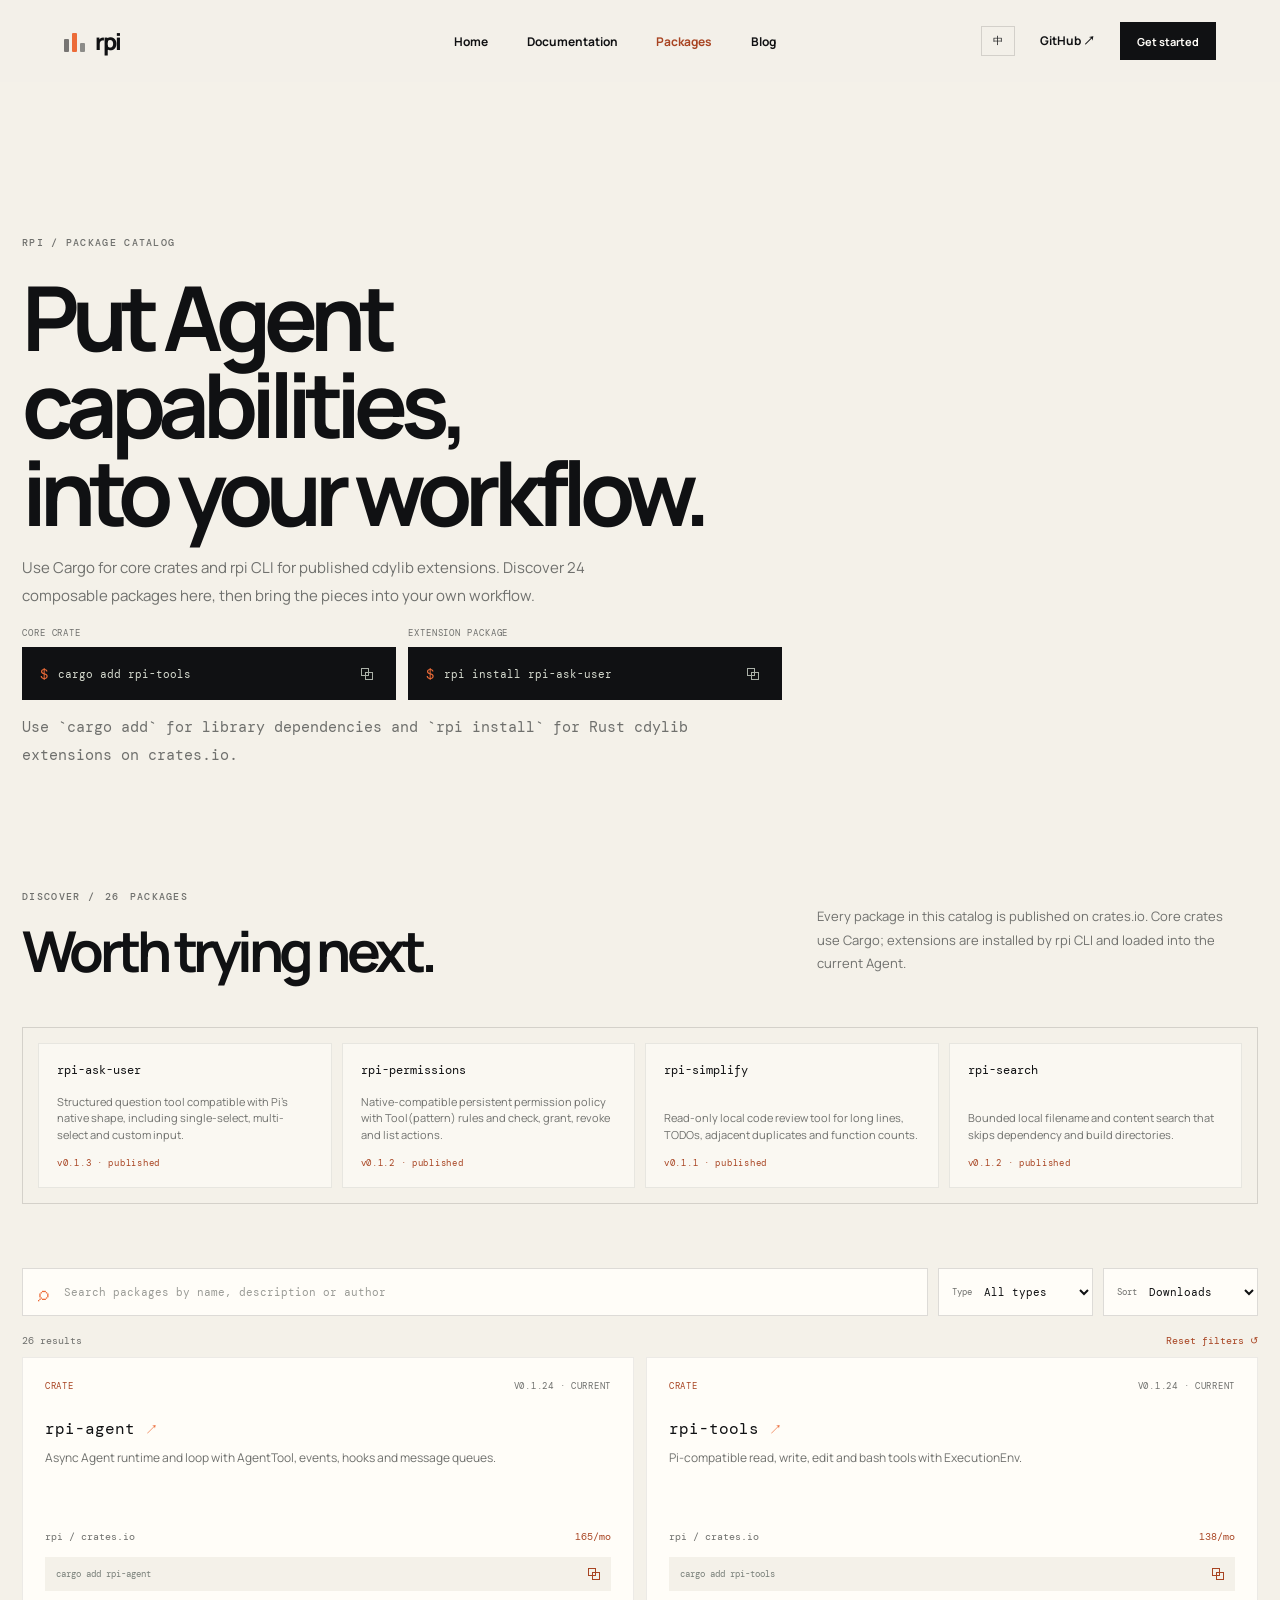
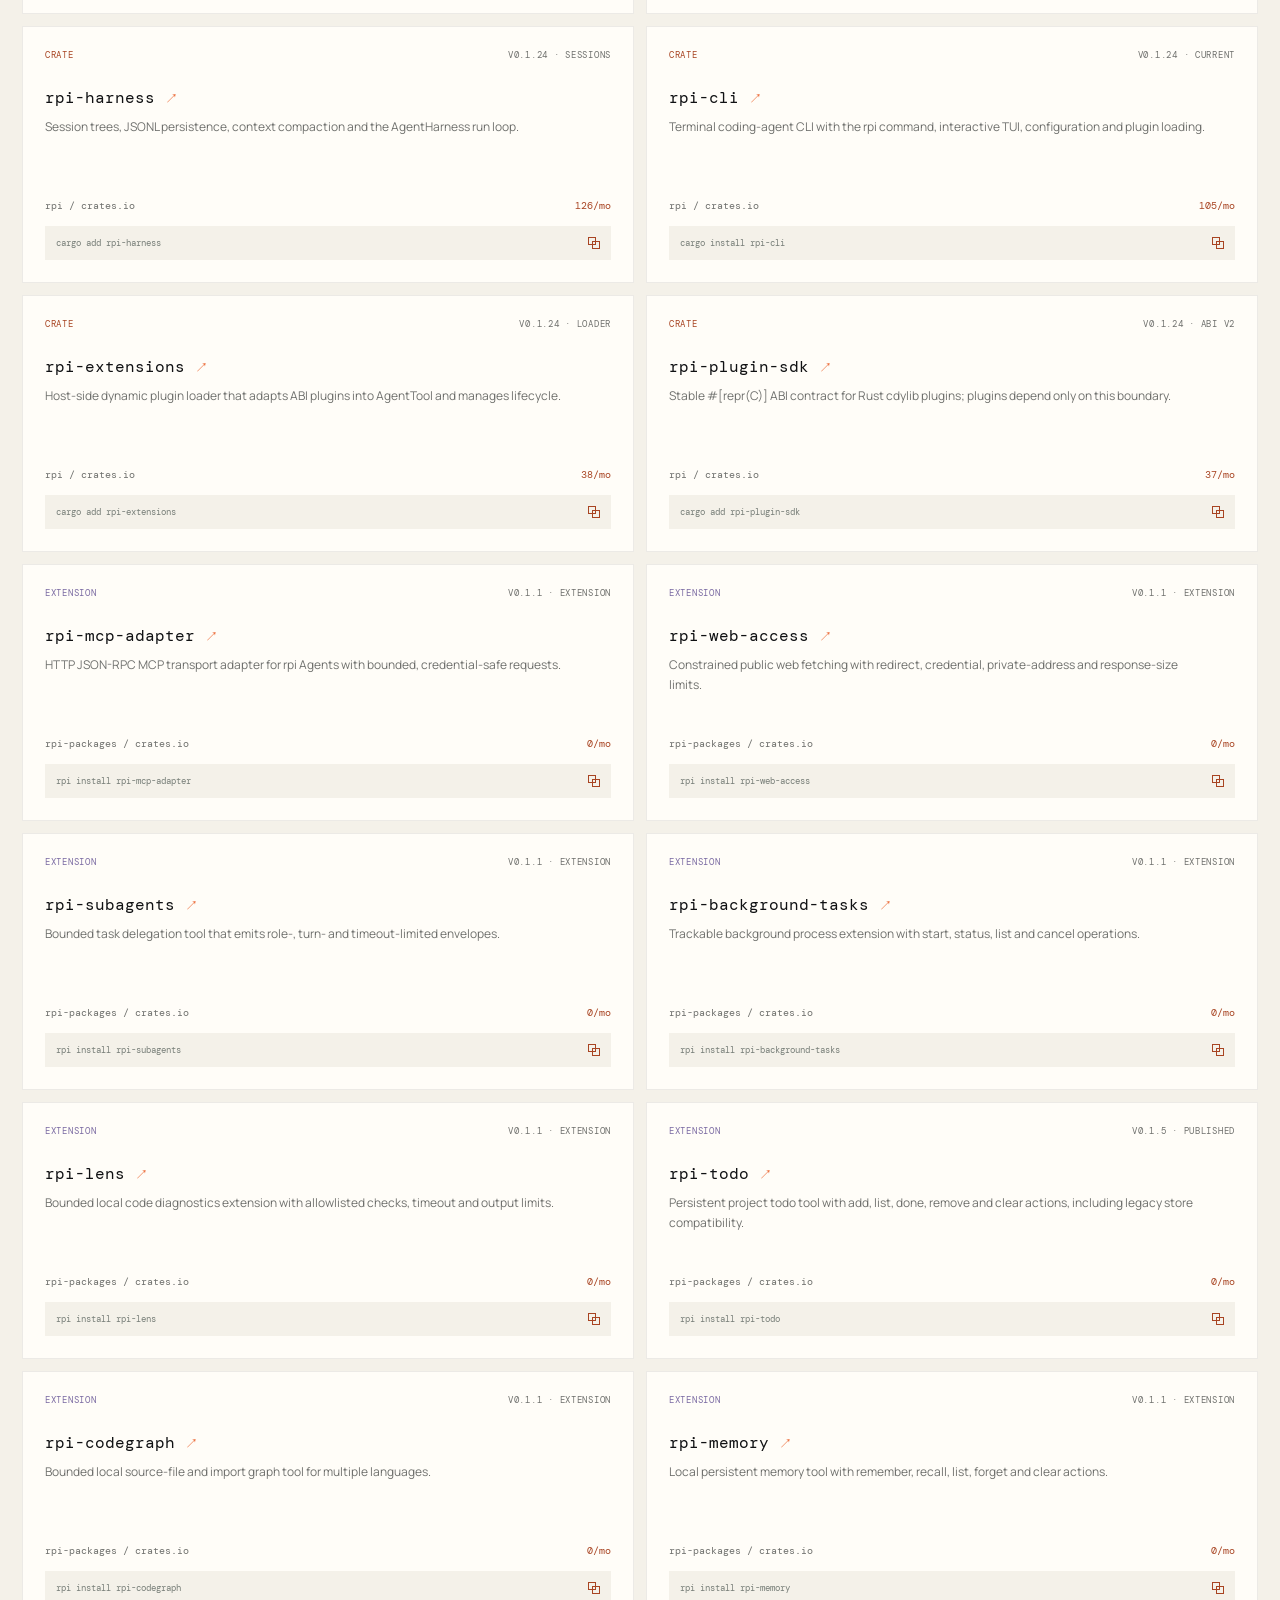
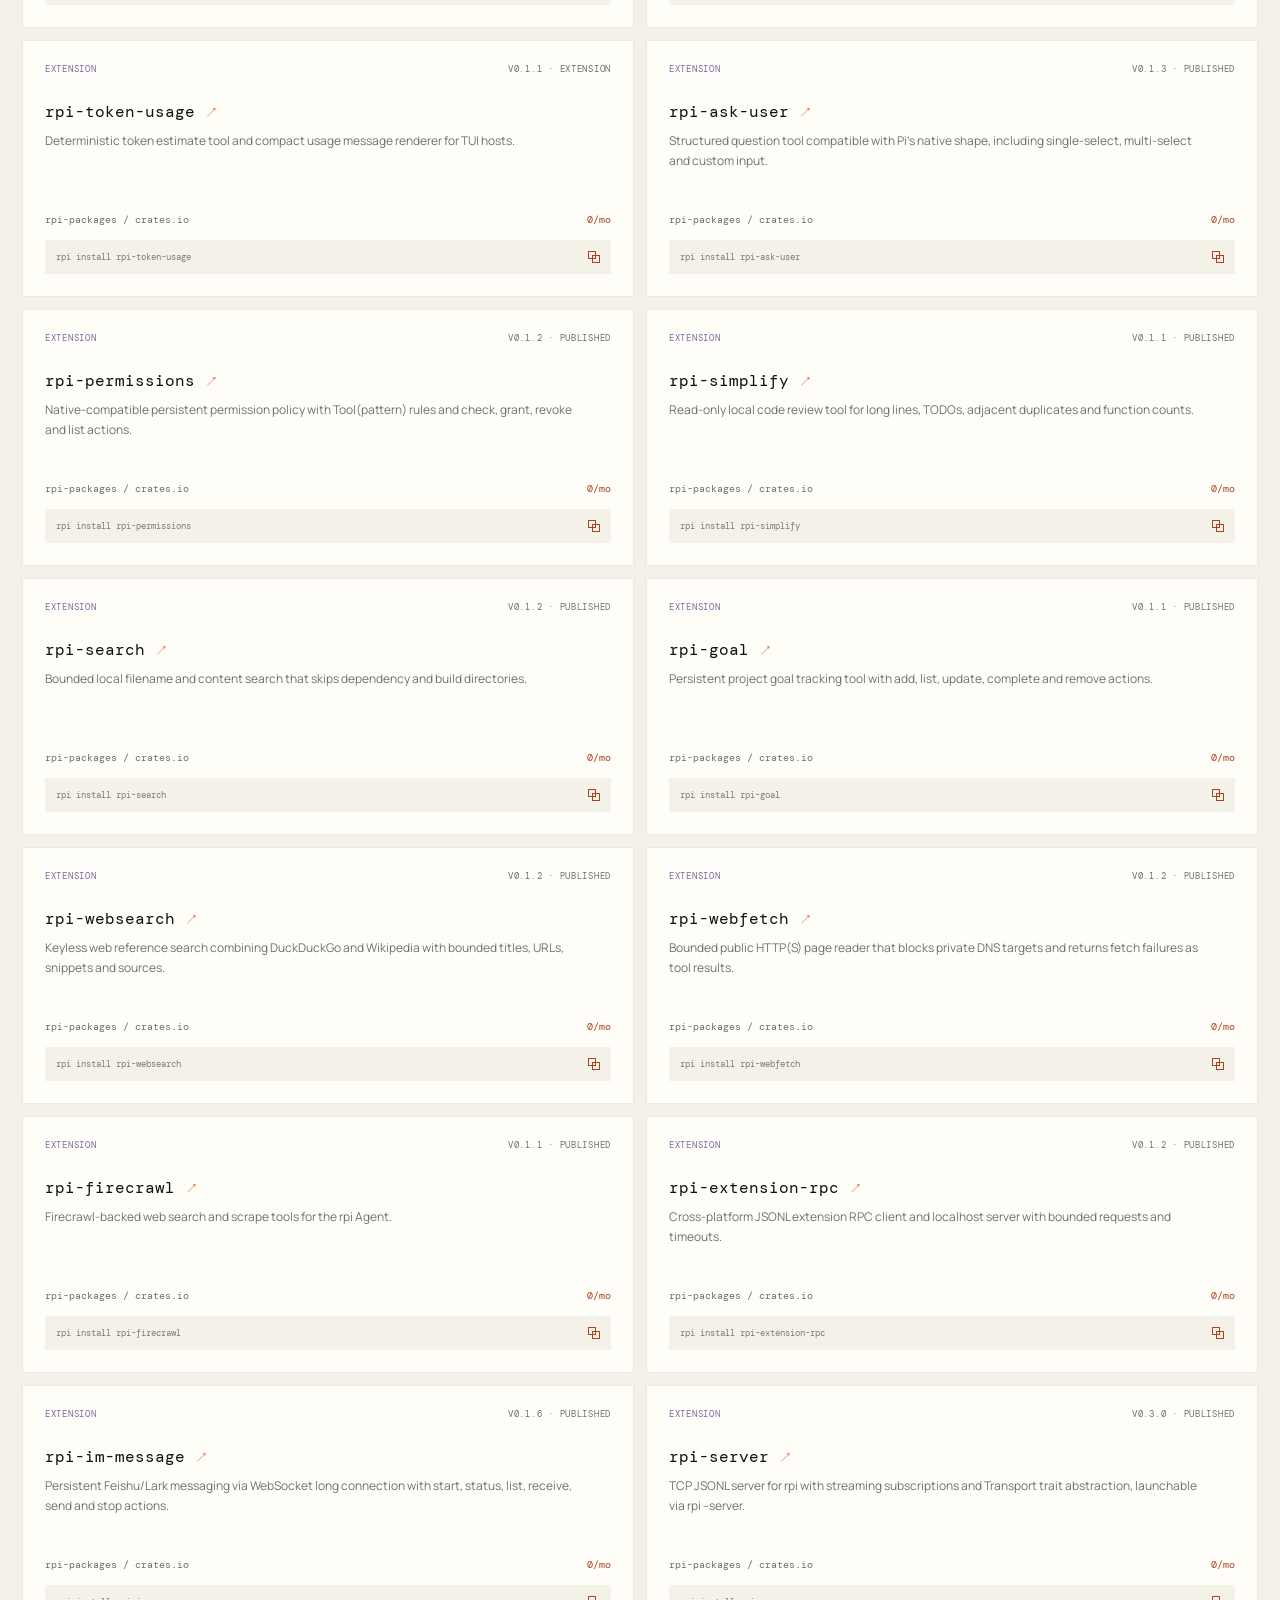
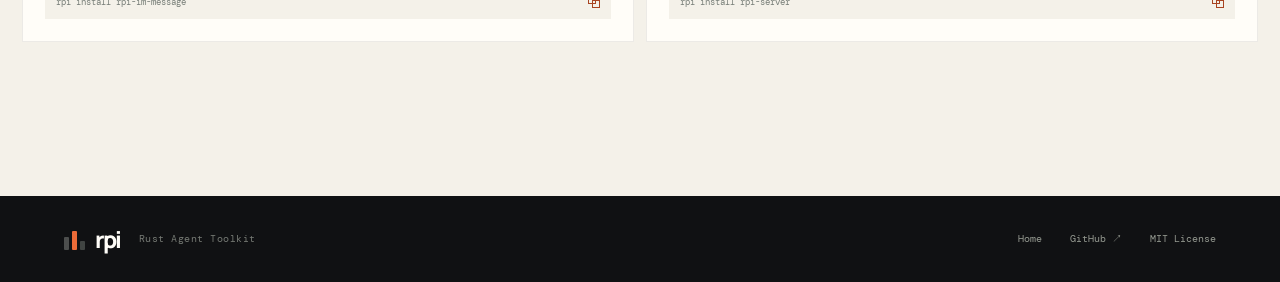
<file: website/packages.html>
<!doctype html>
<html lang="zh-CN">
  <head>
    <meta charset="UTF-8" />
    <meta name="viewport" content="width=device-width, initial-scale=1.0" />
    <meta name="description" content="rpi packages — 扩展、skills、providers 和工具的静态目录。" />
    <title>Packages · rpi</title>
    <link rel="preconnect" href="https://fonts.googleapis.com" />
    <link rel="preconnect" href="https://fonts.gstatic.com" crossorigin />
    <link href="https://fonts.googleapis.com/css2?family=DM+Mono:wght@400;500&family=Manrope:wght@400;500;600;700;800&display=swap" rel="stylesheet" />
    <link rel="stylesheet" href="./styles.css" />
  </head>
  <body class="packages-page">
    <div class="site-shell">
      <header class="topbar" data-sticky-header>
        <a class="brand" href="./index.html#top" aria-label="rpi home"><span class="brand-mark"><span></span><span></span><span></span></span><span>rpi</span></a>
        <nav class="desktop-nav" aria-label="主导航"><a href="./index.html#top" data-i18n="nav.home">首页</a><a href="./docs.html" data-i18n="nav.documentation">文档</a><a class="is-current" href="./packages.html" data-i18n="nav.packages">软件包</a><a href="./blog.html" data-i18n="nav.blog">博客</a></nav>
        <div class="topbar-actions"><button class="language-switcher" type="button" data-language-toggle>EN</button><a class="text-link desktop-only" href="https://github.com/bigfish1913/pi-rust" target="_blank" rel="noreferrer">GitHub <span aria-hidden="true">↗</span></a><a class="button button-small desktop-only" href="./index.html#get-started" data-i18n="nav.start">开始使用 <span aria-hidden="true">→</span></a><button class="menu-toggle" type="button" aria-label="打开导航" data-i18n-attr="aria-label|nav.open" aria-expanded="false" data-menu-toggle><span></span><span></span></button></div>
      </header>
      <div class="mobile-menu" data-mobile-menu><a href="./index.html#top" data-i18n="nav.home">首页</a><a href="./docs.html" data-i18n="nav.documentation">文档</a><a href="./packages.html" data-i18n="nav.packages">软件包</a><a href="./blog.html" data-i18n="nav.blog">博客</a><a href="https://github.com/bigfish1913/pi-rust" target="_blank" rel="noreferrer">GitHub ↗</a></div>

      <main>
        <section class="packages-hero page-section">
          <div class="eyebrow eyebrow-dark" data-i18n="packages.eyebrow">RPI / 软件包目录</div>
          <h1 data-i18n-html="packages.heroTitle">把 Agent 的能力，<br /><em>装进你的工作流。</em></h1>
          <p data-i18n="packages.heroBody">核心 crate 用 Cargo 接入项目；已发布的 cdylib 扩展用 rpi CLI 安装。现在从这里发现 24 个可组合 package，再接入自己的 rpi 工作流。</p>
          <div class="packages-install-grid">
            <div><div class="command-label" data-i18n="packages.coreCrate">核心 crate</div><div class="packages-install"><span class="command-prompt">$</span><code>cargo add rpi-tools</code><button type="button" data-copy-command data-i18n-attr="aria-label|action.copy">⧉</button></div></div>
            <div><div class="command-label" data-i18n="packages.extension">扩展包</div><div class="packages-install"><span class="command-prompt">$</span><code>rpi install rpi-ask-user</code><button type="button" data-copy-command data-i18n-attr="aria-label|action.copy">⧉</button></div></div>
          </div>
          <p class="packages-install-note" data-i18n="packages.installNote">`cargo add` 适用于库依赖；`rpi install` 适用于 crates.io 上的 Rust cdylib 扩展。</p>
        </section>

        <section class="package-catalog page-section">
          <div class="catalog-heading"><div><div class="eyebrow eyebrow-dark"><span data-i18n="packages.discover">DISCOVER /</span> <span data-package-count>0</span> <span data-i18n="packages.catalogLabel">软件包</span></div><h2 data-i18n="packages.catalogTitle">最近值得试试的东西。</h2></div><p data-i18n="packages.catalogBody">目录中的软件包已发布到 crates.io。核心 crate 用 Cargo 接入，扩展包用 rpi CLI 安装并加载到当前 agent。</p></div>
          <div class="recent-packages" data-recent-packages></div>
          <div class="catalog-toolbar"><label class="search-field"><span aria-hidden="true">⌕</span><input type="search" data-i18n-attr="placeholder|packages.search" aria-label="搜索软件包" data-package-search /></label><label class="select-field"><span data-i18n="packages.type">类型</span><select aria-label="按类型筛选" data-i18n-attr="aria-label|packages.type" data-package-type><option value="all" data-i18n="packages.allTypes">全部类型</option><option value="crate" data-i18n="packages.type.crate">crate</option><option value="extension" data-i18n="packages.type.extension">扩展</option><option value="skill" data-i18n="packages.type.skill">技能包</option><option value="provider" data-i18n="packages.type.provider">Provider</option><option value="prompt" data-i18n="packages.type.prompt">提示词</option></select></label><label class="select-field"><span data-i18n="packages.sort">排序</span><select aria-label="包排序" data-i18n-attr="aria-label|packages.sort" data-package-sort><option value="downloads" data-i18n="packages.downloads">下载量</option><option value="recent" data-i18n="packages.recent">最近更新</option><option value="name" data-i18n="packages.name">名称 A-Z</option></select></label></div>
          <div class="catalog-meta"><span data-results-count>0 个结果</span><button type="button" class="reset-button" data-reset data-i18n="packages.reset">重置筛选 ↺</button></div>
          <div class="package-list" data-package-list></div>
          <div class="empty-state" data-empty-state hidden data-i18n="packages.empty">当前还没有发布软件包，后续接入 registry 后会显示在这里。</div>
        </section>
      </main>
      <footer class="footer"><div class="footer-brand"><span class="brand-mark"><span></span><span></span><span></span></span><span>rpi</span><span class="footer-tagline">Rust Agent Toolkit</span></div><div class="footer-links"><a href="./index.html" data-i18n="footer.home">首页</a><a href="https://github.com/bigfish1913/pi-rust" target="_blank" rel="noreferrer">GitHub ↗</a><span>MIT License</span></div></footer>
      <div class="toast" role="status" aria-live="polite" data-toast></div>
    </div>
    <script src="./packages.js" type="module"></script>
  </body>
</html>
</file>
<file: website/styles.css>
:root {
  --ink: #101113; --paper: #f4f1e9; --paper-deep: #e9e5da; --muted: #6f706d; --line: rgba(16, 17, 19, .14);
  --orange: #ec6b38; --orange-deep: #a84422; --white: #fffdf8;
  --mono: 'DM Mono', 'SFMono-Regular', Consolas, monospace; --sans: 'Manrope', 'PingFang SC', 'Microsoft YaHei', sans-serif;
}
* { box-sizing: border-box; }
html:not([data-i18n-ready]) .site-shell { visibility: hidden; }
html { scroll-behavior: smooth; }
body { margin: 0; background: var(--paper); color: var(--ink); font-family: var(--sans); -webkit-font-smoothing: antialiased; }
a { color: inherit; text-decoration: none; } button { font: inherit; } .site-shell { overflow: hidden; }
.scroll-marker { position: absolute; top: 0; left: 0; width: 1px; height: 1px; }
.topbar { position: sticky; top: 0; z-index: 20; display: flex; align-items: center; justify-content: space-between; width: 100%; padding: 22px clamp(22px, 5vw, 76px); background: rgba(244,241,233,.94); transition: box-shadow .3s, padding .3s; }
.topbar.is-scrolled { box-shadow: 0 8px 25px rgba(16,17,19,.08); padding-top: 15px; padding-bottom: 15px; backdrop-filter: blur(12px); }
.brand, .footer-brand { display: inline-flex; align-items: center; gap: 10px; font-size: 23px; font-weight: 800; letter-spacing: -.06em; }
.brand-mark { display: inline-flex; align-items: flex-end; gap: 3px; height: 22px; }.brand-mark span { width: 5px; border-radius: 1px; background: var(--ink); display: block; }.brand-mark span:nth-child(1) { height: 13px; opacity: .55; }.brand-mark span:nth-child(2) { height: 19px; background: var(--orange); }.brand-mark span:nth-child(3) { height: 9px; opacity: .45; }
.desktop-nav { display: flex; gap: clamp(18px, 3vw, 40px); margin-left: 10vw; font-size: 12px; font-weight: 700; }.desktop-nav a, .text-link { transition: color .2s; }.desktop-nav a:hover, .text-link:hover { color: var(--orange-deep); }
.topbar-actions { display: flex; align-items: center; gap: 25px; }.text-link { font-size: 12px; font-weight: 700; }.language-switcher { border: 1px solid var(--line); background: transparent; color: var(--ink); min-width: 34px; height: 30px; padding: 0 8px; cursor: pointer; font-family: var(--mono); font-size: 10px; font-weight: 500; transition: border-color .2s, color .2s, background .2s; }.language-switcher:hover { border-color: var(--orange); color: var(--orange-deep); background: rgba(236,107,56,.08); }.button { display: inline-flex; align-items: center; justify-content: center; gap: 17px; min-height: 50px; padding: 0 22px; background: var(--ink); color: var(--white); border: 1px solid var(--ink); font-size: 12px; font-weight: 700; transition: transform .2s, background .2s, color .2s; }.button:hover { transform: translateY(-2px); background: var(--orange); border-color: var(--orange); }.button-small { min-height: 38px; padding: 0 16px; gap: 12px; font-size: 11px; }.button-ghost { color: var(--ink); background: transparent; }.button-ghost:hover { color: var(--white); }
.menu-toggle { display: none; border: 0; background: transparent; padding: 7px 0 7px 12px; cursor: pointer; }.menu-toggle span { display: block; width: 22px; height: 1px; background: var(--ink); margin: 5px 0; }.mobile-menu { display: none; }
.page-section { width: min(1320px, calc(100% - 44px)); margin: 0 auto; }
.hero { min-height: 680px; display: grid; grid-template-columns: minmax(0, .95fr) minmax(500px, 1.05fr); align-items: center; gap: clamp(30px, 5vw, 78px); padding-top: clamp(60px, 8vw, 105px); padding-bottom: clamp(70px, 10vw, 135px); }
.eyebrow { display: flex; align-items: center; gap: 10px; color: var(--orange); font-family: var(--mono); font-size: 10px; font-weight: 500; letter-spacing: .13em; }.eyebrow-dark { color: var(--muted); }.status-dot { width: 6px; height: 6px; background: var(--orange); border-radius: 50%; box-shadow: 0 0 0 5px rgba(236,107,56,.14); }
.hero h1 { max-width: 700px; margin: 28px 0 24px; font-size: clamp(52px, 6vw, 84px); line-height: .98; letter-spacing: -.08em; font-weight: 800; } .hero-title-line { display: inline-block; white-space: nowrap; } h1 em, h2 span { color: var(--orange); font-style: normal; }.hero-lede { max-width: 500px; margin: 0; color: var(--muted); font-size: 16px; line-height: 1.85; }.hero-actions { display: flex; gap: 11px; margin-top: 34px; }.hero-meta { display: flex; flex-wrap: wrap; gap: 18px; margin-top: 34px; color: var(--muted); font-size: 10px; font-family: var(--mono); }.meta-dot { display: inline-block; width: 6px; height: 6px; margin-right: 7px; border-radius: 50%; }.green { background: #6eb195; }.orange { background: var(--orange); }.blue { background: #668eaf; }
.hero-visual { position: relative; padding: 30px 0 30px 30px; }.visual-glow { position: absolute; width: 75%; height: 75%; top: 12%; left: 14%; background: var(--orange); filter: blur(90px); opacity: .12; }.terminal-window { position: relative; overflow: hidden; background: #171819; color: #d9ddd3; box-shadow: 20px 28px 50px rgba(16,17,19,.18); }.terminal-bar { height: 48px; display: flex; align-items: center; padding: 0 17px; border-bottom: 1px solid rgba(255,255,255,.1); font-family: var(--mono); font-size: 10px; }.window-dots { display: flex; gap: 6px; margin-right: auto; }.window-dots i { width: 7px; height: 7px; display: block; border-radius: 50%; background: #555; }.window-dots i:first-child { background: #dd6c46; }.window-dots i:nth-child(2) { background: #cfa85c; }.window-dots i:nth-child(3) { background: #6ea690; }.terminal-title { position: absolute; left: 50%; transform: translateX(-50%); color: #858983; }.terminal-live { margin-left: auto; color: #7eb59d; font-size: 9px; }.terminal-live span { display: inline-block; width: 5px; height: 5px; margin-right: 5px; border-radius: 50%; background: #7eb59d; box-shadow: 0 0 0 3px rgba(126,181,157,.16); }
.terminal-body { min-height: 355px; padding: 28px 25px; font-family: var(--mono); font-size: 12px; line-height: 2.1; }.terminal-line { white-space: pre-wrap; }.terminal-muted, .syntax-dim { color: #6f756f; }.terminal-spacer { height: 14px; }.prompt-mark { color: var(--orange); margin-right: 10px; }.line-index { display: inline-block; width: 26px; color: #464b48; user-select: none; }.syntax-key { color: #b8d3c3; }.syntax-punct { color: #777e78; }.syntax-fn { color: #eca06f; }.syntax-text { color: #dedfce; }.syntax-string { color: #d9c886; }.syntax-comment { color: #7d9689; }.event-dot { display: inline-block; width: 5px; height: 5px; margin: 0 8px 2px 1px; border-radius: 50%; }.orange-fill { background: var(--orange); }.blue-fill { background: #86aece; }.terminal-success { color: #9ec7ae; }.terminal-cursor { display: inline-block; width: 7px; height: 14px; margin-left: 27px; background: var(--orange); vertical-align: -2px; animation: blink 1.1s steps(2) infinite; }.terminal-footer { display: flex; justify-content: space-between; padding: 11px 18px; color: #686e69; border-top: 1px solid rgba(255,255,255,.08); font: 9px var(--mono); text-transform: uppercase; letter-spacing: .08em; } @keyframes blink { 50% { opacity: 0; } }
.floating-stat { position: absolute; z-index: 2; display: flex; flex-direction: column; background: var(--white); box-shadow: 8px 12px 22px rgba(16,17,19,.1); padding: 13px 17px; min-width: 112px; }.stat-top { top: 3%; right: -8px; }.stat-bottom { bottom: 3%; left: -4px; }.stat-label { color: var(--muted); font: 8px var(--mono); letter-spacing: .1em; }.floating-stat strong { margin-top: 4px; font-size: 19px; letter-spacing: -.05em; }.floating-stat strong span { color: var(--orange); font: 9px var(--mono); letter-spacing: 0; }
.signal-strip { display: grid; grid-template-columns: repeat(4, 1fr); border-top: 1px solid var(--line); border-bottom: 1px solid var(--line); width: min(1320px, calc(100% - 44px)); margin: 0 auto; }.signal-item { padding: 25px 20px; border-right: 1px solid var(--line); }.signal-item:first-child { padding-left: 0; }.signal-item:last-child { border-right: 0; }.signal-item strong { display: block; font-size: 30px; line-height: 1; letter-spacing: -.08em; }.signal-item span { display: block; margin-top: 8px; color: var(--muted); font: 10px var(--mono); }
.intro { padding-top: clamp(100px, 13vw, 175px); padding-bottom: clamp(100px, 12vw, 160px); }.section-heading h2 { margin: 22px 0 0; font-size: clamp(37px, 5.2vw, 69px); line-height: 1.02; letter-spacing: -.08em; }.split-heading { display: grid; grid-template-columns: 1fr minmax(290px, .7fr); gap: 70px; align-items: end; }.split-heading > p { max-width: 450px; margin: 0 0 4px; color: var(--muted); font-size: 14px; line-height: 1.9; }.feature-grid { display: grid; grid-template-columns: repeat(4, 1fr); gap: 14px; margin-top: 70px; }.feature-card { min-height: 265px; position: relative; display: flex; flex-direction: column; padding: 22px; background: var(--white); border: 1px solid rgba(16,17,19,.06); }.feature-top { display: flex; align-items: center; justify-content: space-between; }.feature-number, .feature-tag { font: 10px var(--mono); }.feature-number { color: var(--orange); }.feature-tag { color: var(--muted); }.feature-card h3 { margin: auto 0 12px; font-size: 20px; letter-spacing: -.05em; }.feature-card p { margin: 0; color: var(--muted); font-size: 12px; line-height: 1.7; }.feature-line { width: 32px; height: 2px; margin-top: 26px; background: var(--orange); }
.architecture-section { padding-bottom: clamp(100px, 13vw, 175px); }.centered-heading { text-align: center; }.centered-heading .eyebrow { justify-content: center; }.centered-heading > p { max-width: 500px; margin: 20px auto 0; color: var(--muted); font-size: 14px; line-height: 1.8; }.architecture-map { position: relative; max-width: 760px; margin: 60px auto 0; }.architecture-layer { position: relative; display: grid; grid-template-columns: 70px 165px 1fr; gap: 20px; align-items: center; min-height: 83px; padding: 15px 22px; background: var(--white); border-left: 4px solid var(--orange); }.architecture-layer + .architecture-layer { margin-top: 11px; }.layer-index { color: var(--muted); font: 10px var(--mono); }.layer-name { font: 15px var(--mono); font-weight: 500; }.layer-label { font-size: 13px; font-weight: 700; }.architecture-layer p { grid-column: 3; margin: 3px 0 0; color: var(--muted); font-size: 11px; }.layer-arrow { position: absolute; bottom: -18px; left: 50%; z-index: 2; display: grid; place-items: center; width: 24px; height: 24px; background: var(--paper); color: var(--orange); font: 15px var(--mono); transform: translateX(-50%); }.tone-mint { border-left-color: #75ad98; }.tone-blue { border-left-color: #7399ba; }.tone-violet { border-left-color: #9185bb; }.tone-cream { border-left-color: #b18e4a; }
.examples-section { padding-bottom: clamp(105px, 13vw, 175px); }.examples-heading { align-items: start; }.code-lab { display: grid; grid-template-columns: 220px 1fr; gap: 0; margin-top: 62px; background: #1c1e1e; box-shadow: 15px 20px 40px rgba(16,17,19,.12); }.code-tabs { display: flex; flex-direction: column; padding: 15px 0; border-right: 1px solid rgba(255,255,255,.1); }.code-tab { display: flex; align-items: center; gap: 10px; width: 100%; padding: 17px 19px; border: 0; border-left: 2px solid transparent; color: #777d78; background: transparent; text-align: left; cursor: pointer; font: 10px var(--mono); transition: background .2s, color .2s; }.code-tab:hover { color: #d3d7ca; }.code-tab.is-active { border-left-color: var(--orange); color: #f0f0e9; background: rgba(255,255,255,.06); }.tab-dot { width: 5px; height: 5px; border-radius: 50%; background: currentColor; }.code-panel { min-width: 0; }.code-panel-top { display: flex; justify-content: space-between; align-items: center; height: 50px; padding: 0 20px; border-bottom: 1px solid rgba(255,255,255,.1); }.code-file { color: #888f88; font: 10px var(--mono); }.copy-button { padding: 4px 0; border: 0; color: #aeb5ab; background: transparent; cursor: pointer; font: 10px var(--mono); }.copy-button:hover { color: var(--orange); }.code-panel pre { min-height: 315px; overflow: auto; margin: 0; padding: 26px 30px; color: #d2d7ca; font: 12px/2 var(--mono); tab-size: 4; }.code-panel-foot { display: flex; justify-content: space-between; gap: 15px; padding: 13px 20px; border-top: 1px solid rgba(255,255,255,.1); color: #6e766e; font: 9px var(--mono); }.code-panel-foot a { color: #d8a37b; }
.extension-section { padding-bottom: clamp(100px, 13vw, 165px); }.extension-card { display: grid; grid-template-columns: .86fr 1.14fr; overflow: hidden; min-height: 390px; background: var(--ink); color: var(--white); }.extension-copy { padding: clamp(35px, 6vw, 75px); }.extension-copy h2 { margin: 22px 0 18px; font-size: clamp(38px, 5vw, 65px); line-height: .99; letter-spacing: -.08em; }.extension-copy p { max-width: 410px; margin: 0; color: #9b9d98; font-size: 13px; line-height: 1.9; }.light-link { display: inline-block; margin-top: 28px; color: #e7ab85; }.extension-terminal { position: relative; display: flex; flex-direction: column; justify-content: center; gap: 21px; padding: 45px clamp(25px, 7vw, 100px); background: #202322; }.extension-row { display: grid; grid-template-columns: minmax(150px, 1fr) 35px minmax(110px, .65fr); gap: 10px; align-items: center; font: 12px var(--mono); }.extension-key { color: #a8cdbb; }.extension-arrow { color: var(--orange); }.extension-value { color: #e0c986; }.extension-corner { position: absolute; right: 22px; bottom: 19px; color: #6d756e; font: 9px var(--mono); letter-spacing: .12em; }.extension-corner span { color: #83b49e; margin-left: 8px; }
.release-section { padding-bottom: clamp(100px, 13vw, 170px); }.release-grid { display: grid; grid-template-columns: repeat(3, 1fr); gap: 14px; margin-top: 60px; }.release-card { position: relative; min-height: 205px; padding: 23px; border-top: 2px solid var(--ink); background: var(--white); }.release-current { border-top-color: var(--orange); }.release-building { border-top-color: #75ad98; }.release-exploring { border-top-color: #8c9bb8; }.release-top { display: flex; justify-content: space-between; font: 10px var(--mono); }.release-version { color: var(--orange); }.release-status { color: var(--muted); text-transform: uppercase; }.release-card h3 { margin: 30px 0 10px; font-size: 19px; letter-spacing: -.05em; }.release-card p { max-width: 290px; margin: 0; color: var(--muted); font-size: 12px; line-height: 1.7; }.release-mark { position: absolute; right: 22px; bottom: 19px; color: var(--orange); font-size: 20px; }
.get-started-section { width: 100%; padding: clamp(75px, 9vw, 115px) 22px; background: var(--paper-deep); }.get-started-inner { width: min(770px, 100%); margin: 0 auto; text-align: center; }.get-started-inner h2 { margin: 20px 0 17px; font-size: clamp(40px, 5.7vw, 73px); line-height: .99; letter-spacing: -.08em; }.get-started-inner > p { max-width: 520px; margin: 0 auto; color: var(--muted); font-size: 14px; line-height: 1.8; }.command-box { display: flex; align-items: center; margin-top: 34px; padding: 0 13px 0 18px; min-height: 53px; background: var(--ink); color: #d7dcd0; text-align: left; }.command-prompt { margin-right: 10px; color: var(--orange); font: 14px var(--mono); }.command-box code { overflow: auto; flex: 1; white-space: nowrap; font: 10px var(--mono); }.command-box button { padding: 9px; border: 0; color: #aaaFA8; background: transparent; cursor: pointer; }.command-box button:hover { color: var(--orange); }.get-started-links { display: flex; justify-content: center; gap: 10px; margin-top: 25px; }
.command-stack { margin-top: 30px; text-align: left; }.command-label { margin: 18px 0 8px; color: var(--muted); font: 9px var(--mono); letter-spacing: .1em; text-transform: uppercase; }.command-stack .command-box { margin-top: 0; }
.footer { display: flex; align-items: center; justify-content: space-between; padding: 27px clamp(22px, 5vw, 76px); background: var(--ink); color: var(--white); }.footer .brand-mark span:nth-child(1), .footer .brand-mark span:nth-child(3) { background: #7d827d; }.footer-tagline { margin-left: 8px; color: #777b75; font: 10px var(--mono); letter-spacing: .05em; }.footer-links { display: flex; align-items: center; gap: 28px; color: #969b92; font: 10px var(--mono); }.footer-links a:hover { color: var(--orange); }.toast { position: fixed; z-index: 30; right: 22px; bottom: 22px; padding: 12px 16px; color: var(--white); background: var(--ink); box-shadow: 0 8px 25px rgba(16,17,19,.2); font: 10px var(--mono); opacity: 0; transform: translateY(10px); pointer-events: none; transition: opacity .2s, transform .2s; }.toast.is-visible { opacity: 1; transform: translateY(0); }
@media (max-width: 980px) { .desktop-nav { margin-left: 0; }.hero { grid-template-columns: 1fr; padding-top: 75px; }.hero-copy { max-width: 720px; }.hero-visual { width: min(720px, 100%); margin: 0 auto; padding-left: 20px; }.feature-grid { grid-template-columns: repeat(2, 1fr); }.extension-card { grid-template-columns: 1fr; }.extension-terminal { min-height: 280px; }.split-heading { gap: 35px; }.topbar-actions { gap: 15px; } }
@media (max-width: 680px) {
  .desktop-nav, .desktop-only { display: none; }.menu-toggle { display: block; }.mobile-menu { display: flex; position: fixed; z-index: 19; top: 69px; left: 0; right: 0; flex-direction: column; padding: 13px 22px 24px; background: rgba(244,241,233,.98); border-bottom: 1px solid var(--line); transform: translateY(-120%); transition: transform .25s; }.mobile-menu.is-open { transform: translateY(0); }.mobile-menu a { padding: 15px 0; border-bottom: 1px solid var(--line); font-size: 12px; font-weight: 700; }.topbar { padding: 18px 22px; }.page-section, .signal-strip { width: min(100% - 36px, 1320px); }.hero { min-height: 0; padding-top: 66px; padding-bottom: 80px; }.hero h1 { font-size: clamp(47px, 14vw, 73px); }.hero-lede { font-size: 14px; }.hero-actions, .get-started-links { flex-wrap: wrap; }.hero-meta { gap: 11px; font-size: 9px; }.hero-visual { padding: 20px 0 28px; }.terminal-body { min-height: 320px; padding: 20px 15px; font-size: 10px; }.terminal-title { display: none; }.floating-stat { padding: 10px 12px; min-width: 91px; }.stat-top { right: -5px; }.stat-bottom { left: -5px; }.signal-strip { grid-template-columns: repeat(2, 1fr); }.signal-item, .signal-item:first-child { padding: 18px 12px; }.signal-item:nth-child(2) { border-right: 0; }.signal-item:nth-child(-n+2) { border-bottom: 1px solid var(--line); }.signal-item strong { font-size: 25px; }.signal-item span { font-size: 9px; }.split-heading { grid-template-columns: 1fr; gap: 25px; }.section-heading h2 { font-size: clamp(40px, 12vw, 58px); }.feature-grid { grid-template-columns: 1fr; margin-top: 43px; }.feature-card { min-height: 205px; }.architecture-map { margin-top: 42px; }.architecture-layer { grid-template-columns: 42px 1fr; gap: 8px 15px; min-height: 92px; padding: 15px; }.layer-label { grid-column: 2; }.architecture-layer p { grid-column: 2; margin-top: 0; }.layer-arrow { bottom: -18px; }.code-lab { grid-template-columns: 1fr; margin-top: 42px; }.code-tabs { flex-direction: row; overflow: auto; border-right: 0; border-bottom: 1px solid rgba(255,255,255,.1); }.code-tab { min-width: max-content; border-left: 0; border-bottom: 2px solid transparent; padding: 14px 16px; }.code-tab.is-active { border-left: 0; border-bottom-color: var(--orange); }.code-panel pre { min-height: 280px; padding: 21px 16px; font-size: 10px; }.code-panel-foot { flex-direction: column; gap: 8px; }.extension-copy { padding: 38px 24px; }.extension-terminal { padding: 35px 20px; gap: 17px; }.extension-row { grid-template-columns: 1fr 22px .8fr; font-size: 10px; }.release-grid { grid-template-columns: 1fr; margin-top: 42px; }.release-card { min-height: 180px; }.get-started-section { padding-left: 18px; padding-right: 18px; }.command-box { align-items: flex-start; padding-top: 15px; padding-bottom: 15px; }.command-box code { white-space: normal; line-height: 1.5; }.footer { align-items: flex-start; flex-direction: column; gap: 22px; padding: 28px 22px; }.footer-links { flex-wrap: wrap; gap: 15px 22px; }.footer-tagline { display: none; }
}

/* Package catalog */
.desktop-nav .is-current { color: var(--orange-deep); }
.packages-hero { padding-top: clamp(90px, 12vw, 155px); padding-bottom: clamp(75px, 10vw, 120px); }.packages-hero h1 { max-width: 800px; margin: 24px 0 18px; font-size: clamp(50px, 7vw, 90px); line-height: .98; letter-spacing: -.08em; }.packages-hero h1 em { color: var(--orange); font-style: normal; }.packages-hero > p { max-width: 565px; margin: 0; color: var(--muted); font-size: 15px; line-height: 1.85; }.packages-install { display: flex; align-items: center; width: min(520px, 100%); min-height: 53px; margin-top: 32px; padding: 0 13px 0 18px; color: #d7dcd0; background: var(--ink); }.packages-install code { flex: 1; font: 11px var(--mono); }.packages-install button { padding: 8px; border: 0; color: #aab0a7; background: transparent; cursor: pointer; }.packages-install button:hover { color: var(--orange); }
.packages-install-grid { display: grid; grid-template-columns: repeat(2, minmax(0, 1fr)); gap: 12px; width: min(760px, 100%); margin-top: 18px; }.packages-install-grid .command-label { margin: 0 0 8px; }.packages-install-grid .packages-install { width: 100%; margin-top: 0; }.packages-install-note { max-width: 760px !important; margin-top: 14px !important; color: var(--muted); font: 10px var(--mono); }
.package-catalog { padding-bottom: clamp(90px, 12vw, 160px); }.catalog-heading { display: grid; grid-template-columns: 1fr minmax(270px, .6fr); gap: 60px; align-items: end; }.catalog-heading h2 { margin: 20px 0 0; font-size: clamp(36px, 4.4vw, 60px); line-height: 1; letter-spacing: -.08em; }.catalog-heading > p { max-width: 420px; margin: 0 0 4px; color: var(--muted); font-size: 13px; line-height: 1.8; }.recent-packages { display: grid; grid-template-columns: repeat(4, 1fr); gap: 10px; margin-top: 48px; padding: 15px; border: 1px solid var(--line); }.recent-package { min-height: 145px; display: flex; flex-direction: column; padding: 18px; background: rgba(255,253,248,.62); border: 1px solid rgba(16,17,19,.08); transition: transform .2s, border-color .2s; }.recent-package:hover { transform: translateY(-3px); border-color: var(--orange); }.recent-package strong { font: 12px var(--mono); }.recent-package span { margin-top: auto; color: var(--muted); font-size: 11px; line-height: 1.5; }.recent-package small { margin-top: 14px; color: var(--orange-deep); font: 9px var(--mono); letter-spacing: .08em; }
.catalog-toolbar { display: grid; grid-template-columns: 1fr 155px 155px; gap: 10px; margin-top: 64px; }.search-field, .select-field { display: flex; align-items: center; min-height: 48px; border: 1px solid var(--line); background: var(--white); }.search-field > span { padding: 0 13px 0 15px; color: var(--orange); font-size: 21px; line-height: 1; }.search-field input, .select-field select { width: 100%; min-width: 0; height: 46px; border: 0; outline: 0; color: var(--ink); background: transparent; font: 11px var(--mono); }.search-field input::placeholder { color: #9a9b96; }.select-field { padding-left: 13px; gap: 8px; }.select-field span { color: var(--muted); font: 9px var(--mono); }.select-field select { cursor: pointer; }.catalog-meta { display: flex; justify-content: space-between; align-items: center; margin: 18px 0 10px; color: var(--muted); font: 10px var(--mono); }.reset-button { padding: 0; border: 0; color: var(--orange-deep); background: transparent; cursor: pointer; font: inherit; }.reset-button:hover { color: var(--ink); }.package-list { display: grid; grid-template-columns: repeat(2, 1fr); gap: 12px; }.package-card { min-height: 257px; display: flex; flex-direction: column; padding: 22px; background: var(--white); border: 1px solid rgba(16,17,19,.08); }.package-card-top, .package-card-bottom { display: flex; justify-content: space-between; align-items: center; }.package-type, .package-age { font: 9px var(--mono); letter-spacing: .08em; text-transform: uppercase; }.package-type { color: var(--orange-deep); }.type-provider { color: #557f9e; }.type-skill { color: #588b79; }.type-extension { color: #7a6aa2; }.type-prompt { color: #9b7d3e; }.package-age { color: var(--muted); }.package-card h3 { margin: 26px 0 9px; font: 16px var(--mono); }.package-card h3 a:hover { color: var(--orange-deep); }.package-card h3 a span { color: var(--orange); font-size: 13px; }.package-card > p { max-width: 540px; margin: 0; color: var(--muted); font-size: 12px; line-height: 1.65; }.package-card-bottom { margin-top: auto; padding-top: 18px; color: var(--muted); font: 10px var(--mono); }.package-downloads { color: var(--orange-deep); }.package-command { display: flex; align-items: center; gap: 8px; min-height: 34px; margin-top: 14px; padding: 0 9px 0 11px; color: #777e78; background: var(--paper); }.package-command code { overflow: hidden; flex: 1; text-overflow: ellipsis; white-space: nowrap; font: 9px var(--mono); }.package-command button { padding: 5px 0 5px 5px; border: 0; color: var(--orange-deep); background: transparent; cursor: pointer; }.empty-state { padding: 45px; border: 1px dashed var(--line); color: var(--muted); text-align: center; font: 11px var(--mono); }
@media (max-width: 980px) { .recent-packages { grid-template-columns: repeat(2, 1fr); }.catalog-heading { gap: 35px; } }
@media (max-width: 680px) { .packages-hero { padding-top: 70px; }.packages-hero h1 { font-size: clamp(45px, 13vw, 70px); }.packages-install-grid { grid-template-columns: 1fr; }.catalog-heading { grid-template-columns: 1fr; gap: 25px; }.recent-packages { grid-template-columns: 1fr; margin-top: 38px; }.catalog-toolbar { grid-template-columns: 1fr; margin-top: 45px; }.package-list { grid-template-columns: 1fr; }.package-card { min-height: 240px; } }

/* Documentation */
.docs-hero { padding-top: clamp(76px, 10vw, 125px); padding-bottom: clamp(55px, 7vw, 90px); }.docs-hero h1 { margin: 22px 0 17px; font-size: clamp(52px, 8vw, 104px); line-height: .94; letter-spacing: -.085em; }.docs-hero > p { max-width: 610px; margin: 0; color: var(--muted); font-size: 15px; line-height: 1.85; }
.docs-workspace { padding-bottom: clamp(95px, 12vw, 160px); }.docs-toolbar { display: flex; align-items: stretch; justify-content: space-between; gap: 20px; padding: 15px 0; border-top: 1px solid var(--line); border-bottom: 1px solid var(--line); }.docs-modes { display: flex; gap: 5px; }.docs-mode { display: inline-flex; align-items: center; gap: 11px; min-height: 43px; padding: 0 16px; border: 1px solid transparent; color: var(--muted); background: transparent; cursor: pointer; font: 11px var(--mono); transition: color .2s, background .2s, border-color .2s; }.docs-mode span { color: var(--orange); font-size: 9px; }.docs-mode:hover { color: var(--ink); }.docs-mode.is-active { color: var(--ink); background: var(--white); border-color: var(--line); }.docs-search { display: flex; align-items: center; width: min(315px, 100%); min-height: 43px; border: 1px solid var(--line); background: var(--white); }.docs-search > span { padding: 0 12px 0 14px; color: var(--orange); font-size: 21px; }.docs-search input { width: 100%; height: 41px; min-width: 0; border: 0; outline: 0; background: transparent; color: var(--ink); font: 10px var(--mono); }.docs-search input::placeholder { color: #9a9b96; }
.docs-layout { display: grid; grid-template-columns: 220px minmax(0, 1fr); gap: clamp(38px, 7vw, 100px); margin-top: 45px; }.docs-sidebar { position: sticky; top: 100px; align-self: start; }.docs-sidebar-label { margin-bottom: 17px; color: var(--muted); font: 9px var(--mono); letter-spacing: .12em; }.docs-sidebar nav { display: flex; flex-direction: column; border-left: 1px solid var(--line); }.docs-sidebar nav a { display: flex; align-items: baseline; gap: 10px; padding: 9px 13px; color: var(--muted); font: 11px/1.35 var(--mono); border-left: 2px solid transparent; transform: translateX(-1px); transition: color .2s, border-color .2s, background .2s; }.docs-sidebar nav a span { min-width: 17px; color: var(--orange); font-size: 9px; }.docs-sidebar nav a:hover { color: var(--ink); background: rgba(255,253,248,.55); }.docs-repo-link { display: inline-block; margin-top: 28px; color: var(--orange-deep); font: 10px var(--mono); }.docs-repo-link:hover { color: var(--ink); }
.docs-mode-intro { display: grid; grid-template-columns: 1fr minmax(220px, .72fr); gap: 35px; align-items: end; margin-bottom: 60px; padding-bottom: 23px; border-bottom: 2px solid var(--ink); }.docs-mode-intro p { max-width: 355px; margin: 0; color: var(--muted); font-size: 12px; line-height: 1.8; }.docs-section { display: grid; grid-template-columns: minmax(190px, .64fr) minmax(0, 1fr); gap: clamp(25px, 5vw, 76px); padding: 0 0 62px; scroll-margin-top: 105px; }.docs-section + .docs-section { padding-top: 63px; border-top: 1px solid var(--line); }.docs-section-heading h2 { margin: 18px 0 12px; font-size: clamp(27px, 3.1vw, 43px); line-height: 1; letter-spacing: -.07em; }.docs-summary { margin: 0; color: var(--muted); font-size: 12px; line-height: 1.75; }.docs-section-body > p { margin: 0 0 15px; color: #464844; font-size: 13px; line-height: 1.85; }.docs-code { margin: 28px 0 19px; overflow: hidden; background: var(--ink); color: #d7dcd0; box-shadow: 10px 14px 25px rgba(16,17,19,.09); }.docs-code-top { display: flex; align-items: center; justify-content: space-between; min-height: 42px; padding: 0 14px 0 17px; border-bottom: 1px solid rgba(255,255,255,.1); color: #858d84; font: 9px var(--mono); }.docs-code-top button { border: 0; color: #aeb5ab; background: transparent; cursor: pointer; font: 9px var(--mono); }.docs-code-top button:hover { color: var(--orange); }.docs-code pre { overflow: auto; margin: 0; padding: 19px 20px 22px; font: 11px/1.8 var(--mono); white-space: pre; tab-size: 4; }.docs-links { display: flex; flex-wrap: wrap; gap: 9px 20px; margin-top: 22px; }.docs-links a { color: var(--orange-deep); font: 10px var(--mono); }.docs-links a:hover { color: var(--ink); }.docs-no-results { padding: 46px 20px; border: 1px dashed var(--line); color: var(--muted); text-align: center; font: 11px var(--mono); }
@media (max-width: 800px) { .docs-layout { grid-template-columns: 1fr; gap: 40px; }.docs-sidebar { position: static; }.docs-sidebar nav { display: grid; grid-template-columns: repeat(2, 1fr); border-left: 0; border-top: 1px solid var(--line); }.docs-sidebar nav a { border-left: 0; border-bottom: 1px solid var(--line); padding: 11px 8px 11px 0; }.docs-repo-link { margin-top: 17px; }.docs-mode-intro { grid-template-columns: 1fr; gap: 16px; margin-bottom: 43px; }.docs-section { grid-template-columns: 1fr; gap: 22px; padding-bottom: 45px; }.docs-section + .docs-section { padding-top: 45px; } }
@media (max-width: 680px) { .docs-hero { padding-top: 67px; }.docs-hero h1 { font-size: clamp(48px, 14vw, 76px); }.docs-toolbar { align-items: stretch; flex-direction: column; gap: 12px; }.docs-modes { display: grid; grid-template-columns: 1fr 1fr; }.docs-mode { justify-content: center; padding: 0 7px; }.docs-search { width: 100%; }.docs-sidebar nav { grid-template-columns: 1fr; }.docs-sidebar nav a { padding: 10px 0; }.docs-section-heading h2 { font-size: 35px; }.docs-section-body > p { font-size: 12px; }.docs-code pre { padding: 16px; font-size: 10px; } }

/* Blog */
.blog-hero { padding-top: clamp(90px, 12vw, 155px); padding-bottom: clamp(55px, 7vw, 90px); }
.blog-hero h1 { margin: 22px 0 17px; font-size: clamp(52px, 8vw, 104px); line-height: .94; letter-spacing: -.085em; }
.blog-hero > p { max-width: 610px; margin: 0; color: var(--muted); font-size: 15px; line-height: 1.85; }
.blog-workspace { padding-bottom: clamp(95px, 12vw, 160px); }
.blog-list { display: flex; flex-direction: column; gap: 14px; }
.blog-card { position: relative; display: flex; flex-direction: column; padding: clamp(20px, 3vw, 30px); background: var(--white); border: 1px solid rgba(16,17,19,.08); transition: border-color .2s; cursor: pointer; }
.blog-card:hover { border-color: var(--orange); }
.blog-card-header { display: flex; align-items: center; justify-content: space-between; margin-bottom: 14px; }
.blog-tag { display: inline-block; padding: 3px 10px; background: rgba(236,107,56,.1); color: var(--orange-deep); font: 9px var(--mono); font-weight: 500; letter-spacing: .08em; text-transform: uppercase; }
.blog-date { color: var(--muted); font: 10px var(--mono); }
.blog-title { margin: 0 0 10px; font-size: clamp(18px, 2.8vw, 26px); line-height: 1.2; letter-spacing: -.05em; font-weight: 700; }
.blog-summary { margin: 0; color: var(--muted); font-size: 13px; line-height: 1.75; max-width: 680px; }
.blog-read-more { align-self: flex-start; margin-top: 16px; padding: 0; border: 0; background: transparent; color: var(--orange-deep); font: 11px var(--mono); font-weight: 500; cursor: pointer; transition: color .2s; }
.blog-read-more:hover { color: var(--orange); }
.blog-highlights { display: flex; flex-wrap: wrap; gap: 6px; margin-top: 14px; }
.blog-highlight-tag { display: inline-block; padding: 3px 10px; background: var(--paper); color: var(--muted); font: 9px var(--mono); letter-spacing: .04em; }
.blog-empty { padding: 60px 20px; border: 1px dashed var(--line); color: var(--muted); text-align: center; font: 12px var(--mono); }
/* Blog detail */
.blog-back { display: inline-flex; align-items: center; gap: 6px; margin-bottom: 24px; padding: 8px 0; border: 0; background: transparent; color: var(--orange-deep); font: 11px var(--mono); font-weight: 500; cursor: pointer; transition: color .2s; }
.blog-back:hover { color: var(--ink); }
.blog-detail-card { padding: clamp(24px, 4vw, 48px); background: var(--white); border: 1px solid rgba(16,17,19,.08); }
.blog-detail-title { margin: 0 0 16px; font-size: clamp(24px, 4vw, 40px); line-height: 1.1; letter-spacing: -.06em; font-weight: 800; }
/* Blog body markdown */
.blog-body { margin: 24px 0 0; color: #464844; font-size: 13px; line-height: 1.9; max-width: 760px; }
.blog-body p { margin: 0 0 14px; }
.blog-body h2 { margin: 32px 0 12px; font-size: 22px; letter-spacing: -.04em; font-weight: 700; }
.blog-body h3 { margin: 28px 0 10px; font-size: 18px; letter-spacing: -.04em; font-weight: 700; }
.blog-body h4 { margin: 22px 0 8px; font-size: 15px; letter-spacing: -.03em; font-weight: 700; }
.blog-body code { padding: 2px 6px; background: var(--paper); color: var(--orange-deep); font: 11px var(--mono); border-radius: 2px; }
.blog-body pre { margin: 20px 0; padding: 18px 20px; background: var(--ink); color: #d7dcd0; overflow: auto; border-radius: 0; }
.blog-body pre code { padding: 0; background: transparent; color: inherit; font: 11px/1.8 var(--mono); }
.blog-body ul { margin: 0 0 14px; padding-left: 22px; }
.blog-body li { margin-bottom: 6px; color: #464844; font-size: 13px; line-height: 1.75; }
.blog-body strong { font-weight: 700; color: var(--ink); }
.blog-body a { color: var(--orange-deep); text-decoration: underline; text-underline-offset: 2px; }
.blog-body a:hover { color: var(--orange); }
@media (max-width: 680px) {
  .blog-hero { padding-top: 70px; }
  .blog-hero h1 { font-size: clamp(48px, 14vw, 76px); }
  .blog-card { padding: 18px; }
  .blog-card-header { flex-direction: column; align-items: flex-start; gap: 6px; }
  .blog-title { font-size: 18px; }
  .blog-summary { font-size: 12px; }
  .blog-body { font-size: 12px; }
  .blog-body pre { padding: 14px; }
  .blog-body pre code { font-size: 10px; }
}
</file>
